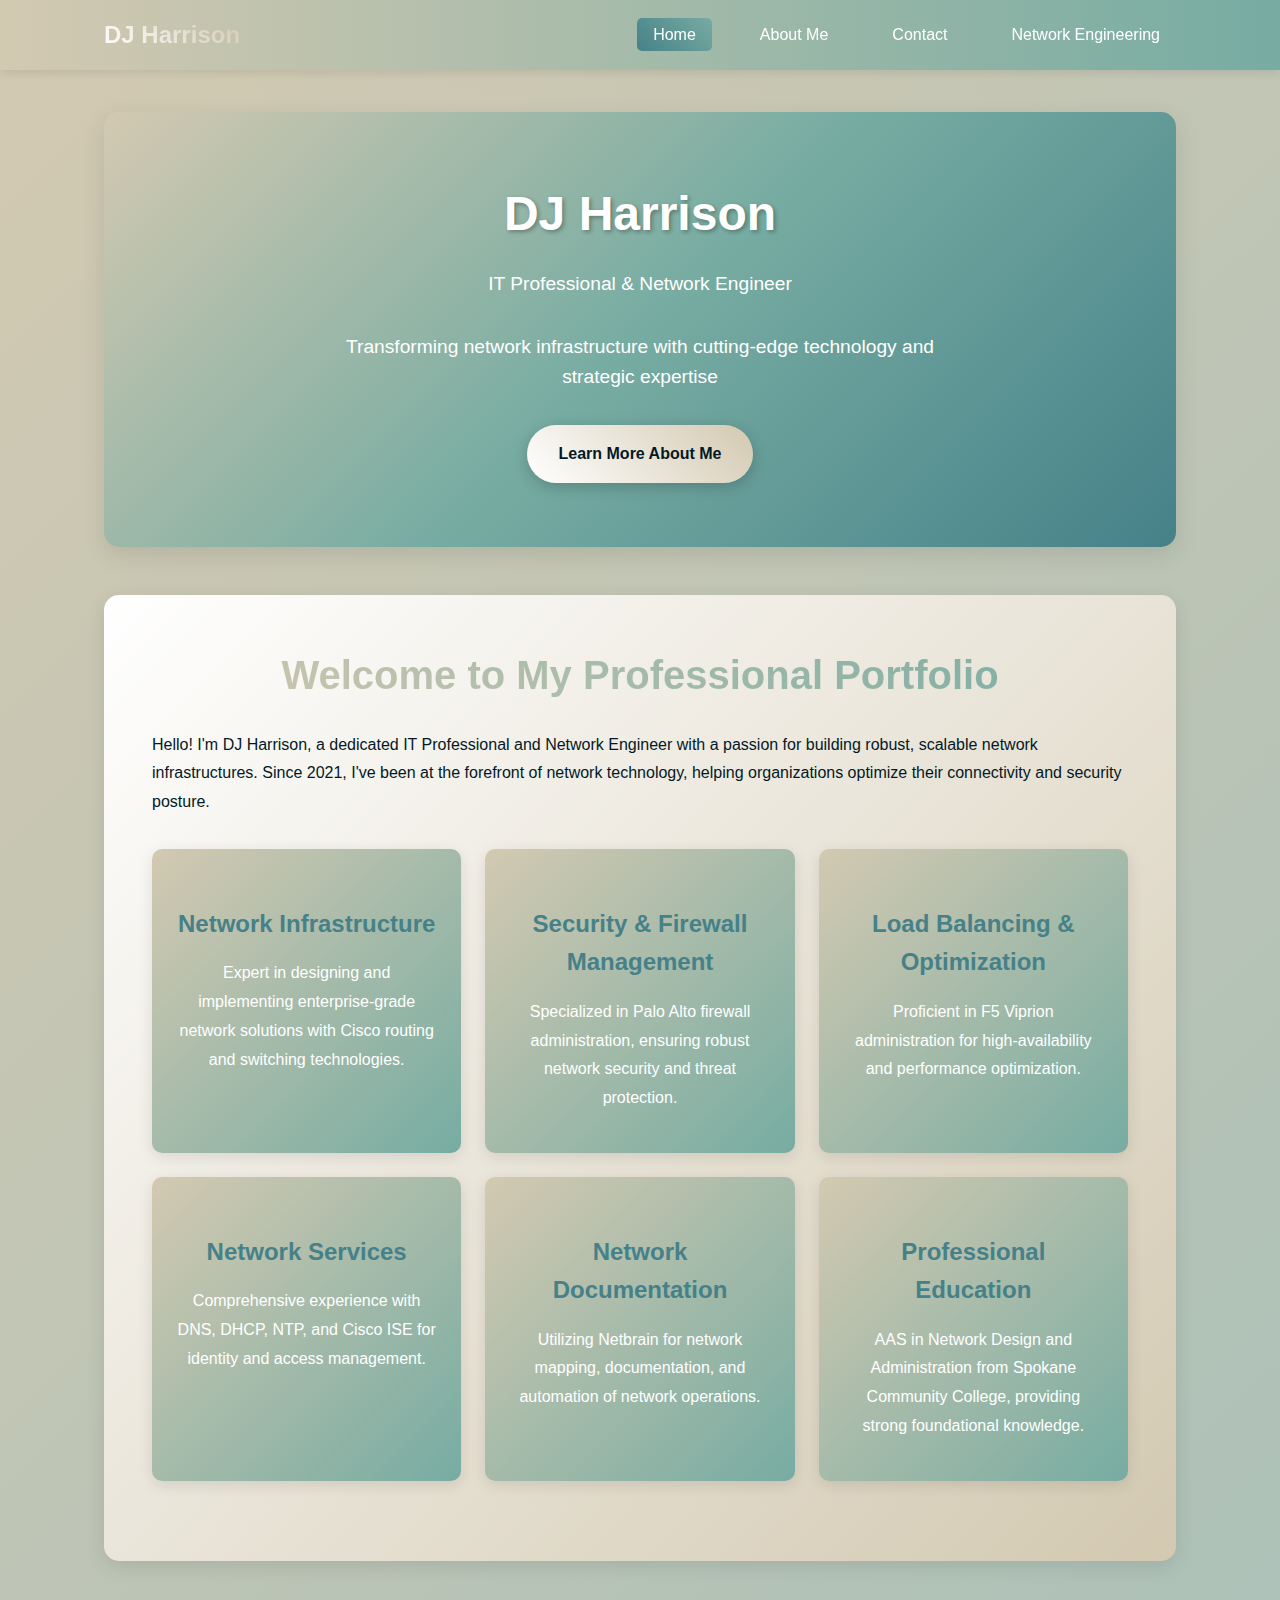
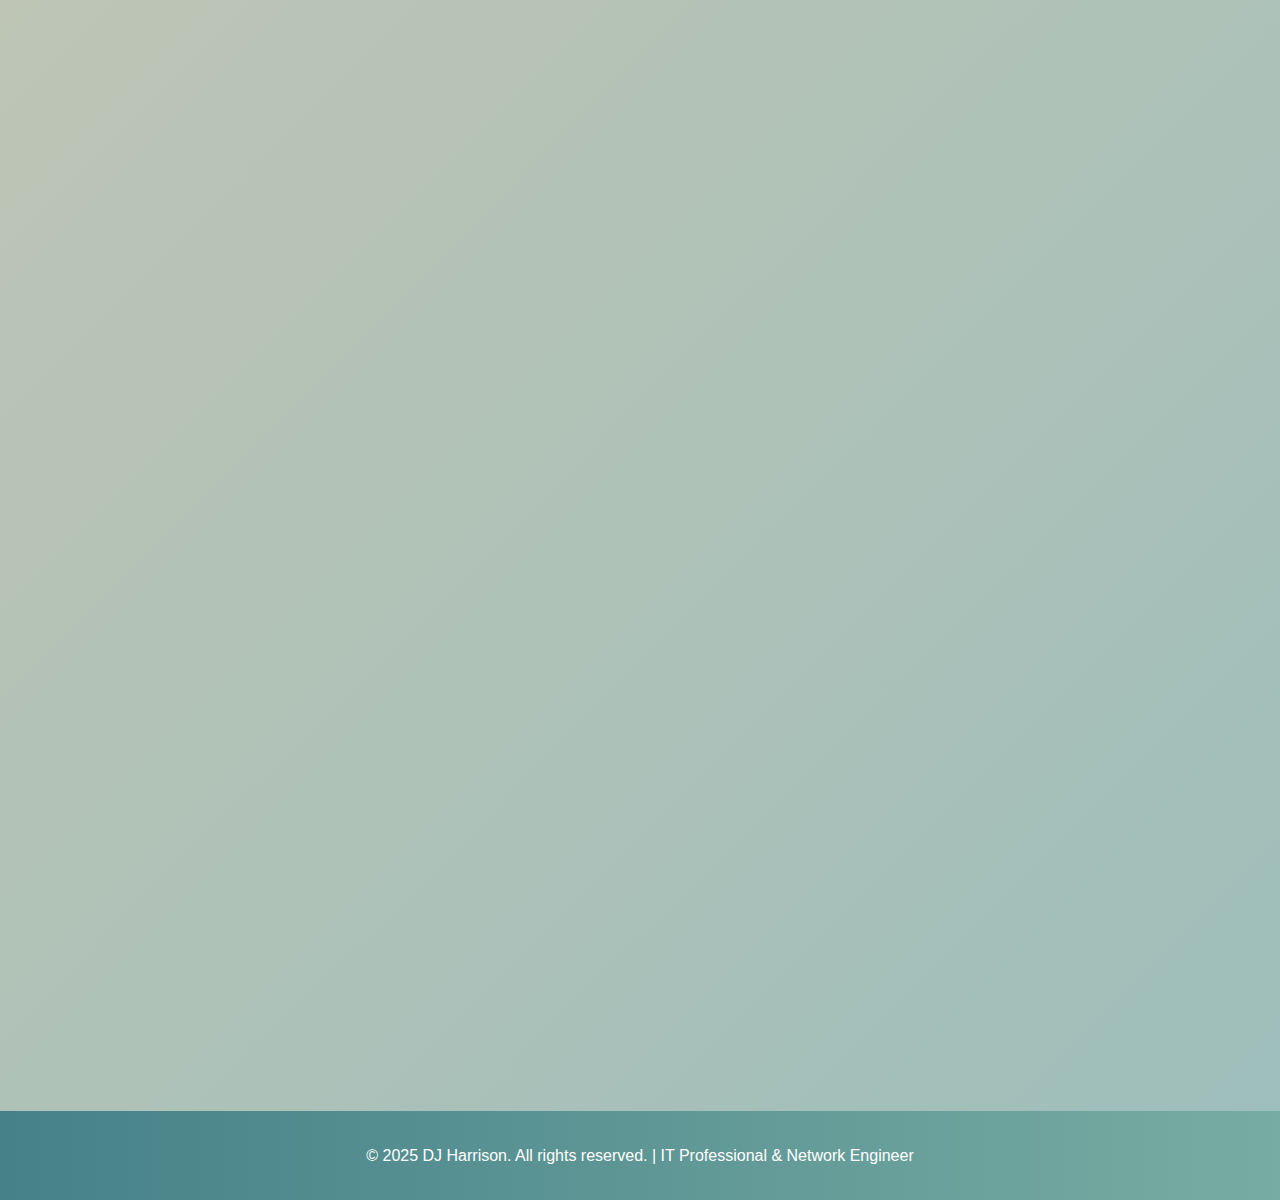
<file: index.html>
<!DOCTYPE html>
<html lang="en">
<head>
    <meta charset="UTF-8">
    <meta name="viewport" content="width=device-width, initial-scale=1.0">
    <title>DJ Harrison - IT Professional & Network Engineer</title>
    <meta name="description" content="DJ Harrison - Professional IT specialist and Network Engineer with expertise in Cisco, Palo Alto, F5 technologies and network infrastructure.">
    <link rel="stylesheet" href="css/styles.css">
    <link rel="preconnect" href="https://fonts.googleapis.com">
    <link rel="preconnect" href="https://fonts.gstatic.com" crossorigin>
</head>
<body>
    <header>
        <nav>
            <a href="index.html" class="logo">DJ Harrison</a>
            <ul class="nav-links">
                <li><a href="index.html">Home</a></li>
                <li><a href="about.html">About Me</a></li>
                <li><a href="contact.html">Contact</a></li>
                <li><a href="network_engineer.html">Network Engineering</a></li>
            </ul>
            <div class="hamburger">
                <span></span>
                <span></span>
                <span></span>
            </div>
        </nav>
    </header>

    <main>
        <section class="hero">
            <h1>DJ Harrison</h1>
            <p>IT Professional & Network Engineer</p>
            <p>Transforming network infrastructure with cutting-edge technology and strategic expertise</p>
            <a href="about.html" class="cta-button">Learn More About Me</a>
        </section>

        <section class="content-section">
            <h2>Welcome to My Professional Portfolio</h2>
            <p>
                Hello! I'm DJ Harrison, a dedicated IT Professional and Network Engineer with a passion for 
                building robust, scalable network infrastructures. Since 2021, I've been at the forefront of 
                network technology, helping organizations optimize their connectivity and security posture.
            </p>
            
            <div class="skills-grid">
                <div class="skill-item">
                    <h3>Network Infrastructure</h3>
                    <p>Expert in designing and implementing enterprise-grade network solutions with Cisco routing and switching technologies.</p>
                </div>
                <div class="skill-item">
                    <h3>Security & Firewall Management</h3>
                    <p>Specialized in Palo Alto firewall administration, ensuring robust network security and threat protection.</p>
                </div>
                <div class="skill-item">
                    <h3>Load Balancing & Optimization</h3>
                    <p>Proficient in F5 Viprion administration for high-availability and performance optimization.</p>
                </div>
                <div class="skill-item">
                    <h3>Network Services</h3>
                    <p>Comprehensive experience with DNS, DHCP, NTP, and Cisco ISE for identity and access management.</p>
                </div>
                <div class="skill-item">
                    <h3>Network Documentation</h3>
                    <p>Utilizing Netbrain for network mapping, documentation, and automation of network operations.</p>
                </div>
                <div class="skill-item">
                    <h3>Professional Education</h3>
                    <p>AAS in Network Design and Administration from Spokane Community College, providing strong foundational knowledge.</p>
                </div>
            </div>
        </section>

        <section class="content-section">
            <h2>What I Bring to the Table</h2>
            
            <h3>Technical Excellence</h3>
            <p>
                My expertise spans across multiple domains of network engineering, from fundamental routing and 
                switching to advanced security implementations. I specialize in creating resilient network 
                architectures that can adapt to evolving business needs while maintaining the highest standards 
                of security and performance.
            </p>

            <h3>Problem-Solving Approach</h3>
            <p>
                Every network challenge is an opportunity to innovate. I approach complex networking problems 
                with a methodical mindset, leveraging both theoretical knowledge and practical experience to 
                deliver solutions that are not just functional, but elegant and scalable.
            </p>

            <h3>Continuous Learning</h3>
            <p>
                The technology landscape is constantly evolving, and I'm committed to staying at the cutting edge. 
                My foundation from Spokane Community College continues to grow through hands-on experience, 
                vendor training, and industry best practices.
            </p>
        </section>

        <section class="content-section">
            <h2>Ready to Connect?</h2>
            <p style="text-align: center; font-size: 1.1rem; margin-bottom: 2rem;">
                Whether you're looking to collaborate on network infrastructure projects, discuss emerging 
                technologies, or explore professional opportunities, I'd love to hear from you.
            </p>
            
            <div style="text-align: center;">
                <a href="contact.html" class="cta-button">Get In Touch</a>
                <a href="about.html" class="cta-button" style="margin-left: 1rem;">View My Background</a>
            </div>
        </section>
    </main>

    <footer>
        <p>&copy; 2025 DJ Harrison. All rights reserved. | IT Professional & Network Engineer</p>
    </footer>

    <script src="js/scripts.js"></script>
</body>
</html>
</file>
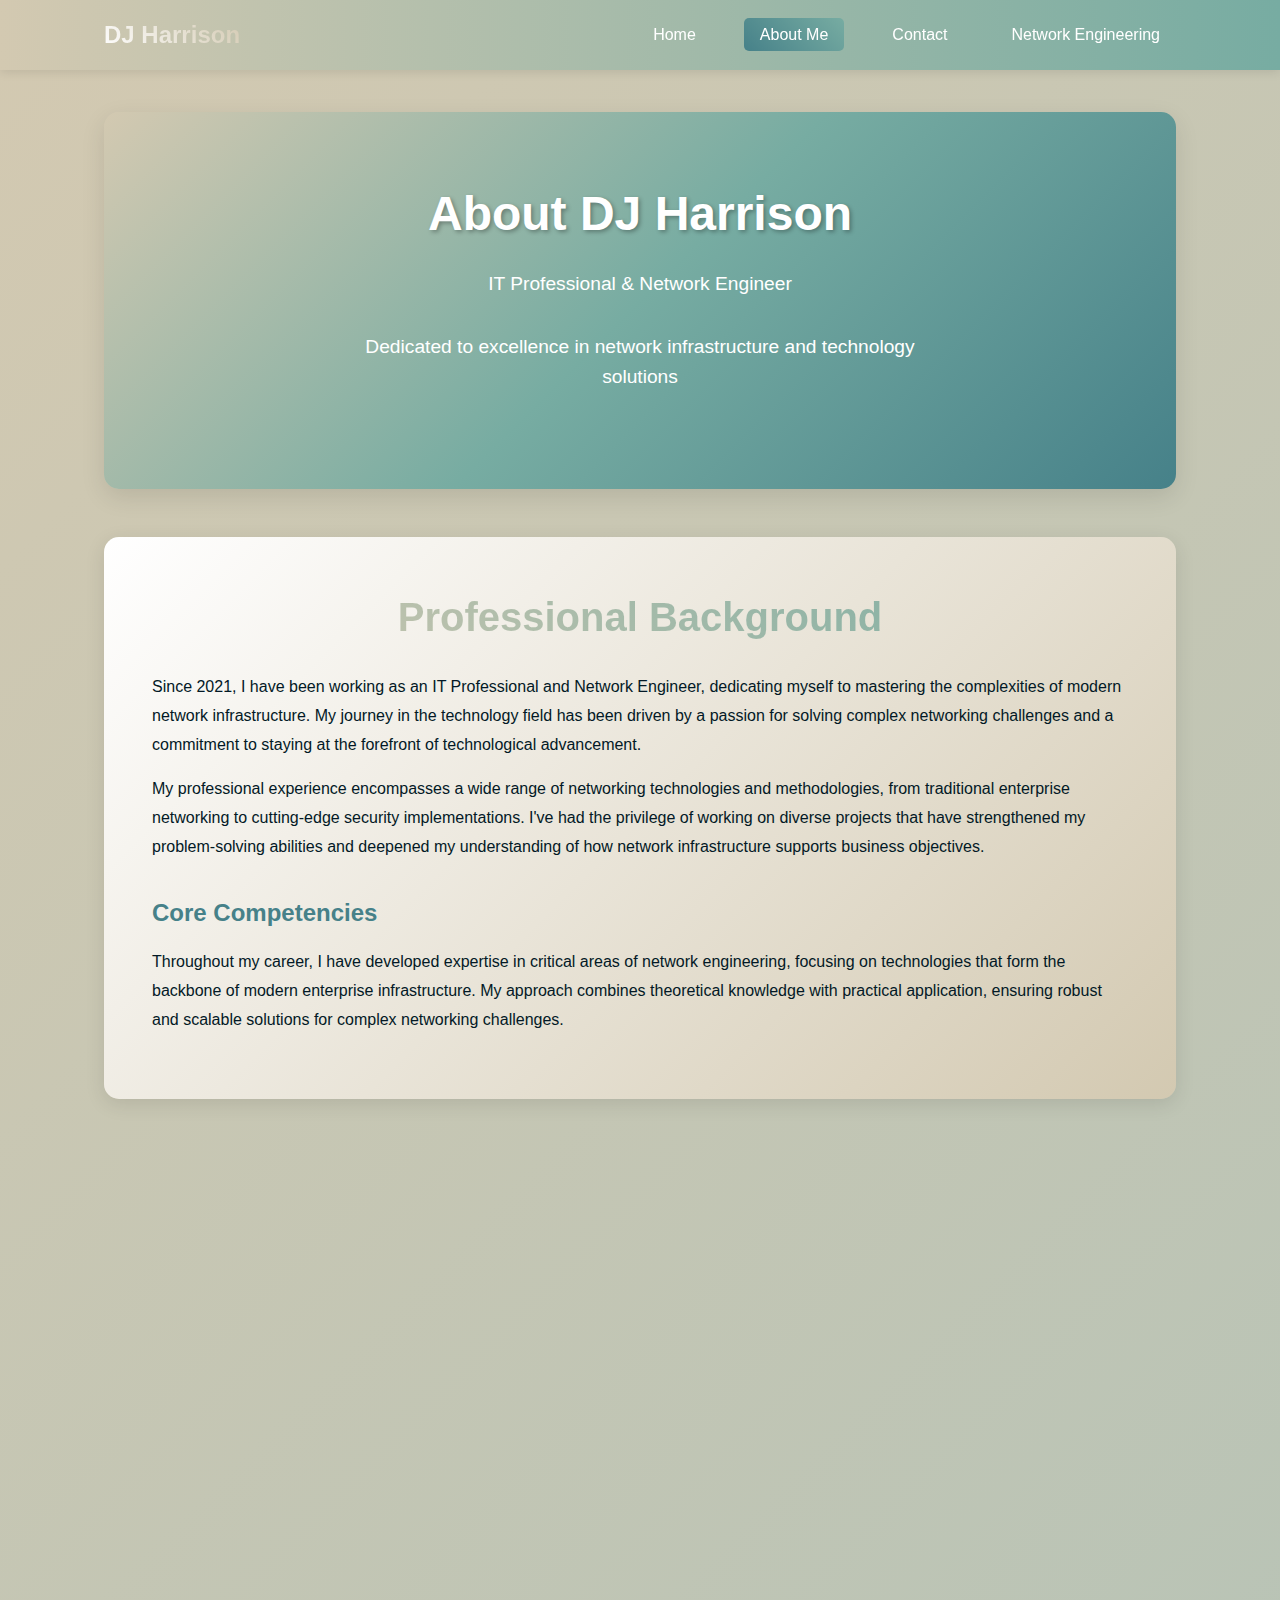
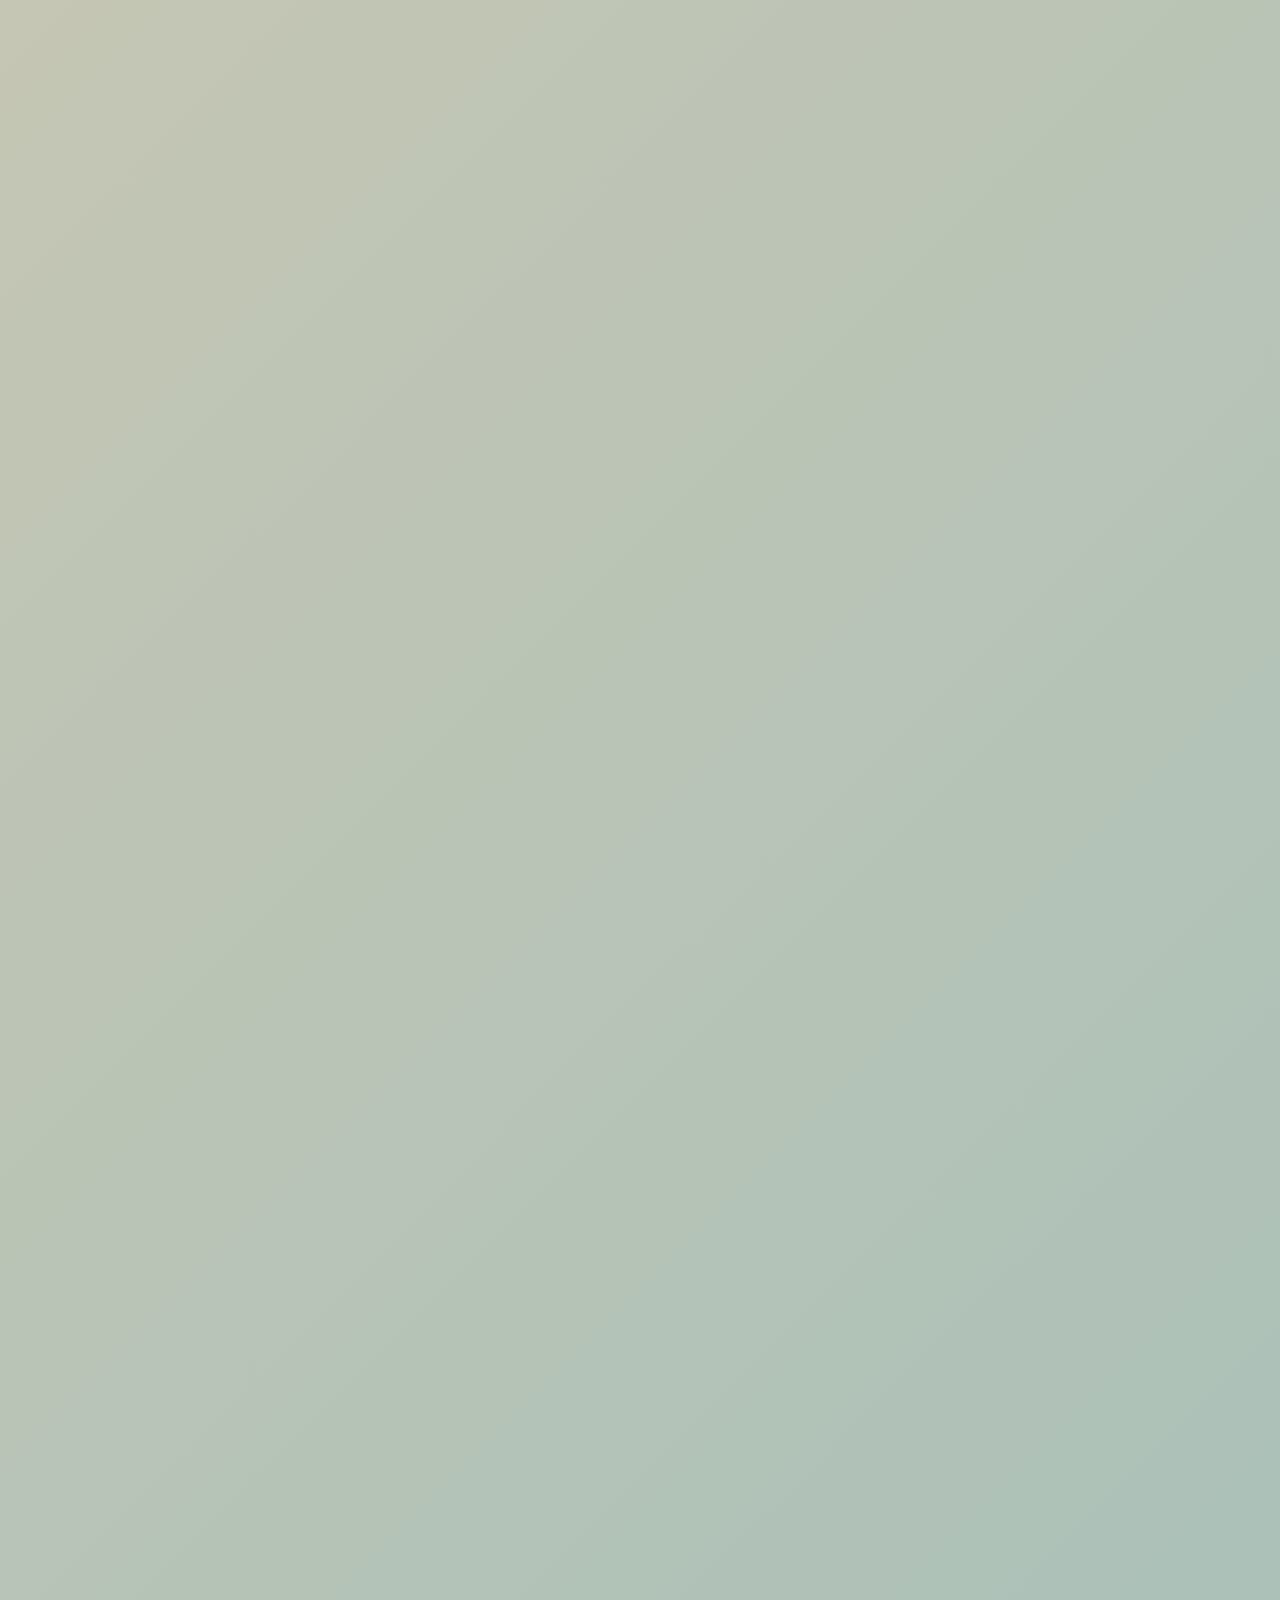
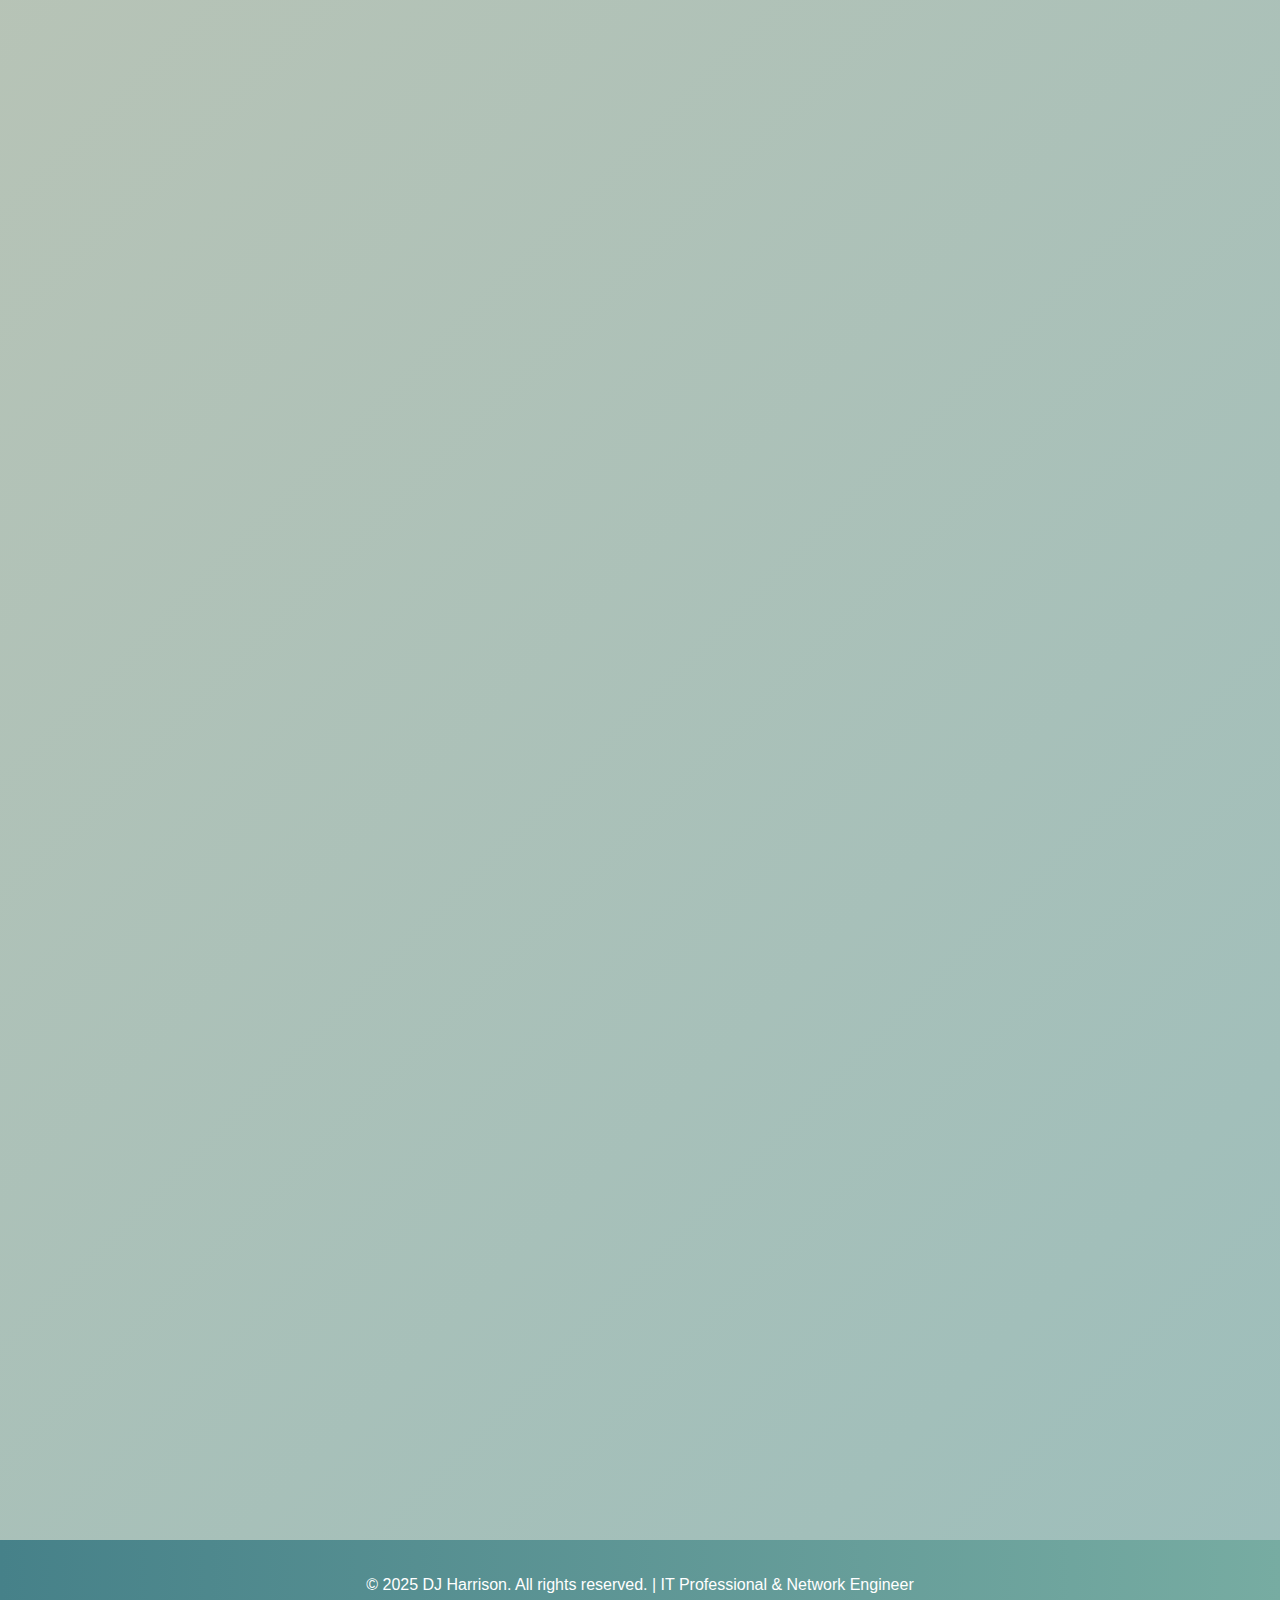
<file: about.html>
<!DOCTYPE html>
<html lang="en">
<head>
    <meta charset="UTF-8">
    <meta name="viewport" content="width=device-width, initial-scale=1.0">
    <title>About Me - DJ Harrison | IT Professional & Network Engineer</title>
    <meta name="description" content="Learn about DJ Harrison's background as an IT Professional and Network Engineer since 2021, education from Spokane Community College, and technical expertise.">
    <link rel="stylesheet" href="css/styles.css">
    <link rel="preconnect" href="https://fonts.googleapis.com">
    <link rel="preconnect" href="https://fonts.gstatic.com" crossorigin>
</head>
<body>
    <header>
        <nav>
            <a href="index.html" class="logo">DJ Harrison</a>
            <ul class="nav-links">
                <li><a href="index.html">Home</a></li>
                <li><a href="about.html">About Me</a></li>
                <li><a href="contact.html">Contact</a></li>
                <li><a href="network_engineer.html">Network Engineering</a></li>
            </ul>
            <div class="hamburger">
                <span></span>
                <span></span>
                <span></span>
            </div>
        </nav>
    </header>

    <main>
        <section class="hero">
            <h1>About DJ Harrison</h1>
            <p>IT Professional & Network Engineer</p>
            <p>Dedicated to excellence in network infrastructure and technology solutions</p>
        </section>

        <section class="content-section">
            <h2>Professional Background</h2>
            <p>
                Since 2021, I have been working as an IT Professional and Network Engineer, dedicating myself 
                to mastering the complexities of modern network infrastructure. My journey in the technology 
                field has been driven by a passion for solving complex networking challenges and a commitment 
                to staying at the forefront of technological advancement.
            </p>
            
            <p>
                My professional experience encompasses a wide range of networking technologies and methodologies, 
                from traditional enterprise networking to cutting-edge security implementations. I've had the 
                privilege of working on diverse projects that have strengthened my problem-solving abilities 
                and deepened my understanding of how network infrastructure supports business objectives.
            </p>

            <h3>Core Competencies</h3>
            <p>
                Throughout my career, I have developed expertise in critical areas of network engineering, 
                focusing on technologies that form the backbone of modern enterprise infrastructure. My 
                approach combines theoretical knowledge with practical application, ensuring robust and 
                scalable solutions for complex networking challenges.
            </p>
        </section>

        <section class="content-section">
            <h2>Educational Foundation</h2>
            
            <div style="background: linear-gradient(135deg, var(--primary-teal), var(--primary-highlight)); padding: 2rem; border-radius: 10px; color: white; margin: 2rem 0;">
                <h3 style="margin-bottom: 1rem;">Associate of Applied Science (AAS)</h3>
                <h4 style="color: var(--primary-bg); margin-bottom: 0.5rem;">Network Design and Administration</h4>
                <p style="color: var(--primary-bg); font-weight: bold;">Spokane Community College</p>
            </div>

            <p>
                My educational journey at Spokane Community College provided me with a solid foundation in 
                network design and administration principles. The comprehensive curriculum covered essential 
                topics including network topology design, protocol analysis, security implementation, and 
                infrastructure management.
            </p>

            <p>
                This formal education equipped me with not only technical skills but also critical thinking 
                abilities and project management competencies that have proven invaluable in my professional 
                career. The hands-on laboratory experiences and real-world case studies prepared me for the 
                challenges I would face in enterprise networking environments.
            </p>
        </section>

        <section class="content-section">
            <h2>Technical Expertise</h2>
            
            <div class="skills-grid">
                <div class="skill-item">
                    <h3>Cisco Routing & Switching</h3>
                    <p>
                        Extensive experience with Cisco networking equipment, including advanced routing 
                        protocols, VLAN configuration, spanning tree protocols, and enterprise-grade 
                        switching solutions. Proficient in both IOS and IOS-XE platforms.
                    </p>
                </div>

                <div class="skill-item">
                    <h3>Palo Alto Firewall Administration</h3>
                    <p>
                        Specialized in Palo Alto Networks firewall management, including security policy 
                        configuration, threat prevention, application control, and advanced security 
                        feature implementation for comprehensive network protection.
                    </p>
                </div>

                <div class="skill-item">
                    <h3>F5 Viprion Administration</h3>
                    <p>
                        Expert in F5 Viprion load balancing solutions, implementing high-availability 
                        configurations, SSL termination, traffic management, and application delivery 
                        optimization for enterprise environments.
                    </p>
                </div>

                <div class="skill-item">
                    <h3>DNS & DHCP Management</h3>
                    <p>
                        Comprehensive knowledge of Domain Name System and Dynamic Host Configuration 
                        Protocol implementation, including advanced DNS configurations, DHCP scope 
                        management, and integration with enterprise directory services.
                    </p>
                </div>

                <div class="skill-item">
                    <h3>Network Time Protocol (NTP)</h3>
                    <p>
                        Proficient in NTP implementation and management across enterprise networks, 
                        ensuring accurate time synchronization for logging, authentication, and 
                        compliance requirements across distributed network infrastructure.
                    </p>
                </div>

                <div class="skill-item">
                    <h3>Cisco ISE (Identity Services Engine)</h3>
                    <p>
                        Advanced experience with Cisco ISE for network access control, including policy 
                        enforcement, guest access management, device profiling, and integration with 
                        enterprise authentication systems.
                    </p>
                </div>

                <div class="skill-item">
                    <h3>Netbrain Network Documentation</h3>
                    <p>
                        Utilizing Netbrain for comprehensive network mapping, automated documentation, 
                        change management, and network troubleshooting to maintain accurate and 
                        up-to-date infrastructure documentation.
                    </p>
                </div>

                <div class="skill-item">
                    <h3>Network Security & Compliance</h3>
                    <p>
                        Strong foundation in network security principles, compliance frameworks, 
                        vulnerability assessment, and security best practices for enterprise network 
                        infrastructure protection and risk mitigation.
                    </p>
                </div>
            </div>
        </section>

        <section class="content-section">
            <h2>Professional Philosophy</h2>
            
            <h3>Continuous Improvement</h3>
            <p>
                I believe that excellence in network engineering requires a commitment to continuous learning 
                and adaptation. The technology landscape evolves rapidly, and staying current with emerging 
                trends, security threats, and innovative solutions is essential for delivering value to 
                organizations and their stakeholders.
            </p>

            <h3>Solution-Oriented Approach</h3>
            <p>
                Every networking challenge presents an opportunity to create elegant, scalable solutions. 
                I approach problems with a methodical mindset, considering not just immediate requirements 
                but also future scalability, maintainability, and alignment with business objectives.
            </p>

            <h3>Collaboration and Communication</h3>
            <p>
                Effective network engineering extends beyond technical implementation. I value clear 
                communication, collaborative problem-solving, and the ability to translate complex 
                technical concepts into business-relevant terms that enable informed decision-making 
                across all organizational levels.
            </p>

            <h3>Quality and Reliability</h3>
            <p>
                Network infrastructure forms the foundation of modern business operations. I am committed 
                to implementing solutions that prioritize reliability, performance, and security while 
                maintaining the flexibility needed to support evolving business requirements and 
                technological advancement.
            </p>
        </section>

        <section class="content-section">
            <h2>Looking Forward</h2>
            <p>
                As I continue to grow in my career as an IT Professional and Network Engineer, I remain 
                focused on expanding my expertise in emerging technologies while strengthening my foundation 
                in proven networking principles. I'm particularly interested in software-defined networking, 
                cloud integration, automation, and the evolving landscape of cybersecurity.
            </p>

            <p>
                I'm always open to new challenges, collaborative opportunities, and the chance to contribute 
                to innovative projects that push the boundaries of what's possible in network engineering. 
                Whether it's optimizing existing infrastructure or designing solutions for emerging 
                requirements, I bring dedication, expertise, and a passion for excellence to every endeavor.
            </p>

            <div style="text-align: center; margin-top: 2rem;">
                <a href="contact.html" class="cta-button">Let's Connect</a>
                <a href="network_engineer.html" class="cta-button" style="margin-left: 1rem;">Learn About Network Engineering</a>
            </div>
        </section>
    </main>

    <footer>
        <p>&copy; 2025 DJ Harrison. All rights reserved. | IT Professional & Network Engineer</p>
    </footer>

    <script src="js/scripts.js"></script>
</body>
</html>
</file>
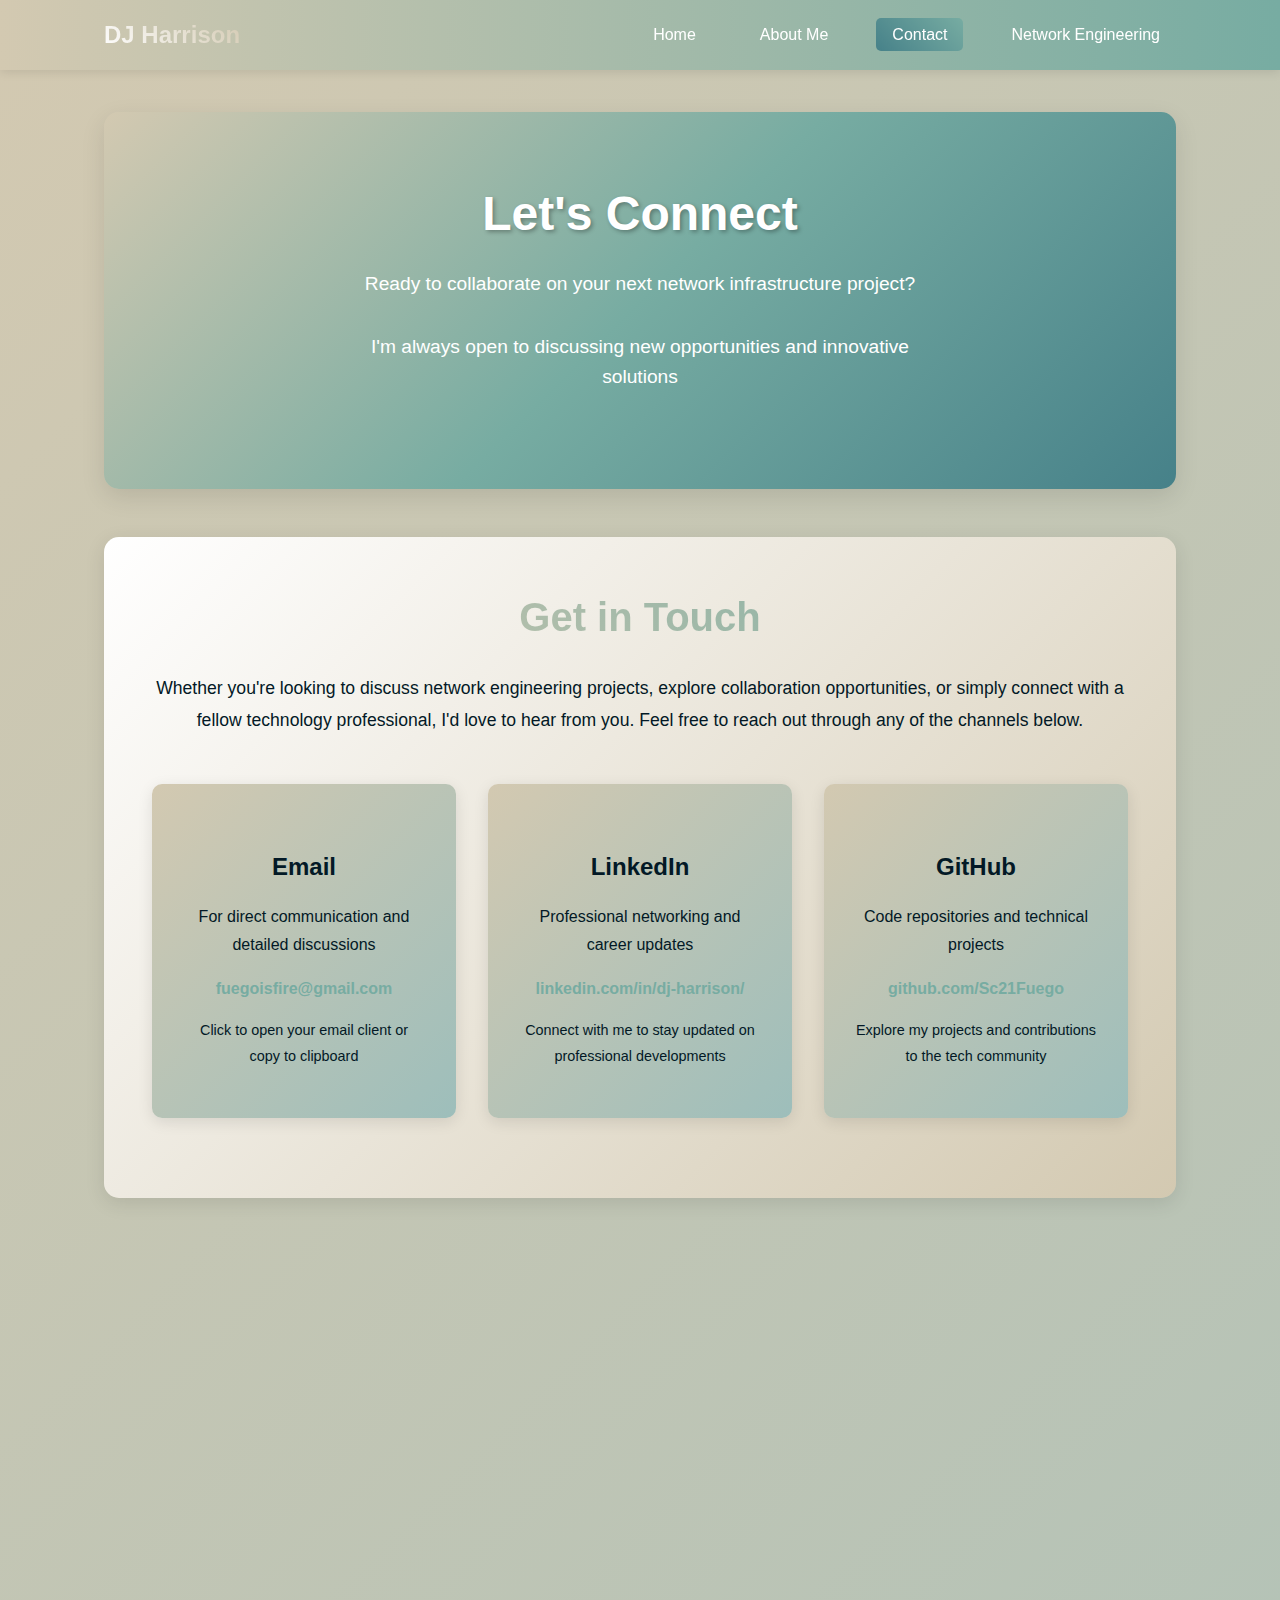
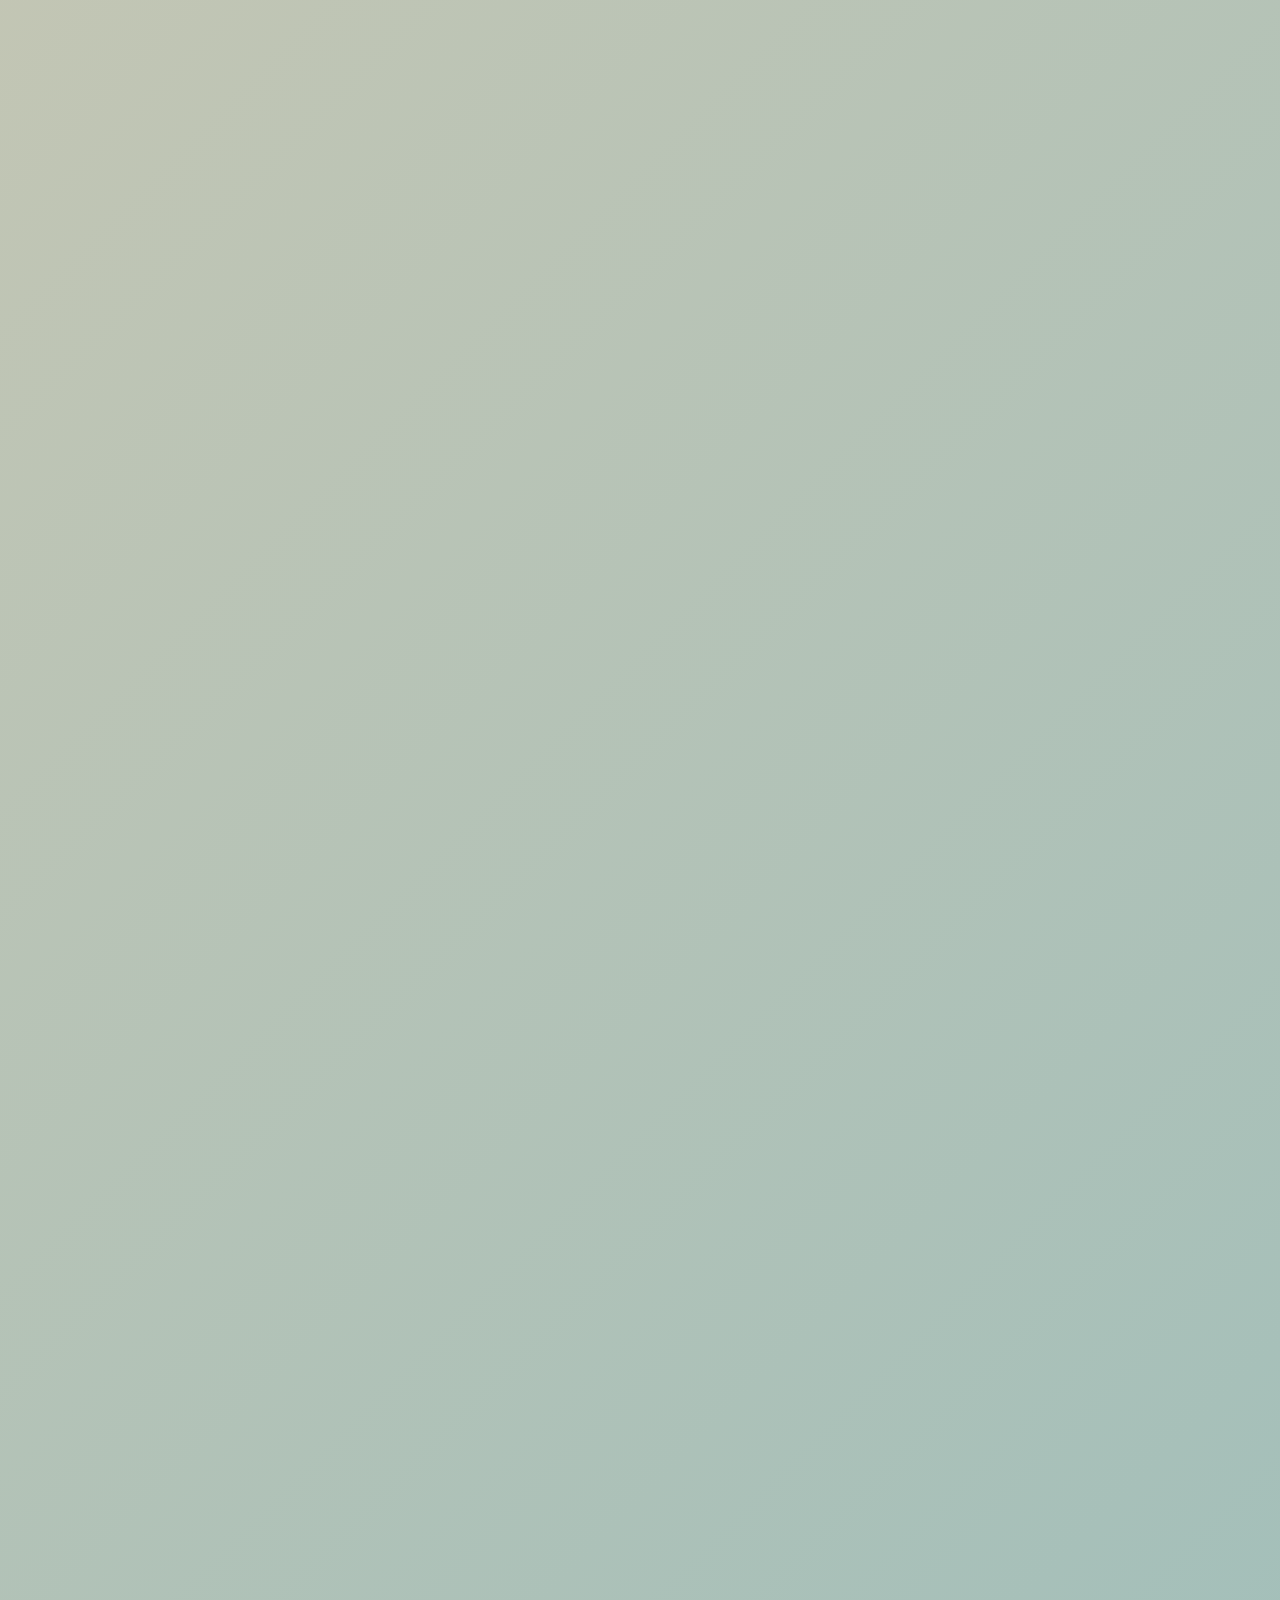
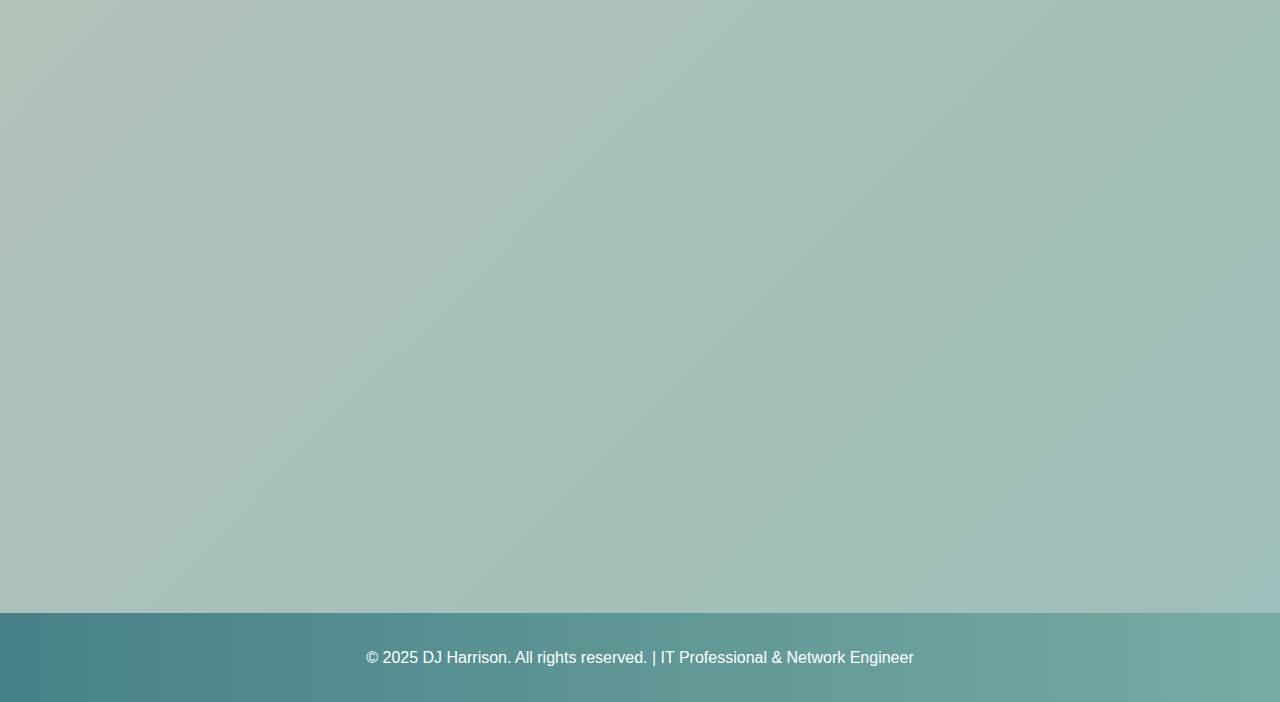
<file: contact.html>
<!DOCTYPE html>
<html lang="en">
<head>
    <meta charset="UTF-8">
    <meta name="viewport" content="width=device-width, initial-scale=1.0">
    <title>Contact - DJ Harrison | IT Professional & Network Engineer</title>
    <meta name="description" content="Get in touch with DJ Harrison - IT Professional and Network Engineer. Connect via GitHub, LinkedIn, or email for collaboration and opportunities.">
    <link rel="stylesheet" href="css/styles.css">
    <link rel="preconnect" href="https://fonts.googleapis.com">
    <link rel="preconnect" href="https://fonts.gstatic.com" crossorigin>
</head>
<body>
    <header>
        <nav>
            <a href="index.html" class="logo">DJ Harrison</a>
            <ul class="nav-links">
                <li><a href="index.html">Home</a></li>
                <li><a href="about.html">About Me</a></li>
                <li><a href="contact.html">Contact</a></li>
                <li><a href="network_engineer.html">Network Engineering</a></li>
            </ul>
            <div class="hamburger">
                <span></span>
                <span></span>
                <span></span>
            </div>
        </nav>
    </header>

    <main>
        <section class="hero">
            <h1>Let's Connect</h1>
            <p>Ready to collaborate on your next network infrastructure project?</p>
            <p>I'm always open to discussing new opportunities and innovative solutions</p>
        </section>

        <section class="content-section">
            <h2>Get in Touch</h2>
            <p style="text-align: center; font-size: 1.1rem; margin-bottom: 3rem;">
                Whether you're looking to discuss network engineering projects, explore collaboration 
                opportunities, or simply connect with a fellow technology professional, I'd love to 
                hear from you. Feel free to reach out through any of the channels below.
            </p>

            <div class="contact-info">
                <div class="contact-item">
                    <h3>Email</h3>
                    <p>For direct communication and detailed discussions</p>
                    <a href="mailto:fuegoisfire@gmail.com">fuegoisfire@gmail.com</a>
                    <p style="margin-top: 1rem; font-size: 0.9rem; color: var(--text-dark);">
                        Click to open your email client or copy to clipboard
                    </p>
                </div>

                <div class="contact-item">
                    <h3>LinkedIn</h3>
                    <p>Professional networking and career updates</p>
                    <a href="https://linkedin.com/in/dj-harrison/" target="_blank" rel="noopener noreferrer">
                        linkedin.com/in/dj-harrison/
                    </a>
                    <p style="margin-top: 1rem; font-size: 0.9rem; color: var(--text-dark);">
                        Connect with me to stay updated on professional developments
                    </p>
                </div>

                <div class="contact-item">
                    <h3>GitHub</h3>
                    <p>Code repositories and technical projects</p>
                    <a href="https://github.com/Sc21Fuego" target="_blank" rel="noopener noreferrer">
                        github.com/Sc21Fuego
                    </a>
                    <p style="margin-top: 1rem; font-size: 0.9rem; color: var(--text-dark);">
                        Explore my projects and contributions to the tech community
                    </p>
                </div>
            </div>
        </section>

        <section class="content-section">
            <h2>What I'm Looking For</h2>
            
            <div class="skills-grid">
                <div class="skill-item">
                    <h3>Collaboration Opportunities</h3>
                    <p>
                        Interested in working together on network infrastructure projects, 
                        security implementations, or technology consulting engagements.
                    </p>
                </div>

                <div class="skill-item">
                    <h3>Technical Discussions</h3>
                    <p>
                        Always excited to discuss emerging technologies, best practices, 
                        and innovative approaches to network engineering challenges.
                    </p>
                </div>

                <div class="skill-item">
                    <h3>Professional Opportunities</h3>
                    <p>
                        Open to exploring new career opportunities that leverage my expertise 
                        in network engineering and IT infrastructure management.
                    </p>
                </div>

                <div class="skill-item">
                    <h3>Knowledge Sharing</h3>
                    <p>
                        Passionate about sharing knowledge and learning from others in the 
                        network engineering and cybersecurity communities.
                    </p>
                </div>
            </div>
        </section>

        <section class="content-section">
            <h2>Professional Availability</h2>
            
            <h3>Response Time</h3>
            <p>
                I strive to respond to all professional inquiries within 24-48 hours during business days. 
                For urgent matters or time-sensitive projects, please indicate the priority level in your 
                initial message, and I'll do my best to accommodate your timeline.
            </p>

            <h3>Consultation Services</h3>
            <p>
                Available for network infrastructure consulting, security assessments, technology 
                planning, and project collaboration. I enjoy working on challenging projects that 
                require innovative solutions and strategic thinking.
            </p>

            <h3>Speaking and Presentations</h3>
            <p>
                Interested in speaking opportunities at technology conferences, user groups, or 
                educational institutions about network engineering, cybersecurity, or IT infrastructure 
                best practices. Please reach out if you're organizing an event where my expertise 
                might be valuable.
            </p>
        </section>

        <section class="content-section">
            <h2>Connect With Me</h2>
            <p style="text-align: center; font-size: 1.1rem; margin-bottom: 2rem;">
                Ready to start a conversation? Choose your preferred method of communication below, 
                and let's explore how we can work together to achieve your technology goals.
            </p>
            
            <div style="text-align: center; margin-bottom: 2rem;">
                <a href="mailto:fuegoisfire@gmail.com" class="cta-button">Send Email</a>
                <a href="https://linkedin.com/in/dj-harrison/" target="_blank" rel="noopener noreferrer" class="cta-button" style="margin-left: 1rem;">View LinkedIn</a>
            </div>

            <div style="text-align: center;">
                <a href="https://github.com/Sc21Fuego" target="_blank" rel="noopener noreferrer" class="cta-button">Explore GitHub</a>
                <a href="about.html" class="cta-button" style="margin-left: 1rem;">Learn More About Me</a>
            </div>
        </section>

        <section class="content-section" style="background: linear-gradient(135deg, var(--primary-teal), var(--primary-highlight)); color: white;">
            <h2 style="color: white;">Professional Network</h2>
            <p style="text-align: center; margin-bottom: 2rem;">
                Building meaningful professional relationships is at the heart of successful technology 
                collaboration. I value connections that foster mutual growth, knowledge sharing, and 
                innovative problem-solving in the network engineering field.
            </p>
            
            <div style="display: grid; grid-template-columns: repeat(auto-fit, minmax(250px, 1fr)); gap: 2rem;">
                <div style="text-align: center; padding: 1rem;">
                    <h3 style="color: var(--primary-bg); margin-bottom: 1rem;">🌐 Network Engineers</h3>
                    <p style="color: var(--primary-bg);">
                        Fellow professionals working on enterprise infrastructure, 
                        security implementation, and network optimization.
                    </p>
                </div>
                
                <div style="text-align: center; padding: 1rem;">
                    <h3 style="color: var(--primary-bg); margin-bottom: 1rem;">🏢 Technology Leaders</h3>
                    <p style="color: var(--primary-bg);">
                        CTOs, IT Directors, and technology decision-makers 
                        focused on strategic infrastructure planning.
                    </p>
                </div>
                
                <div style="text-align: center; padding: 1rem;">
                    <h3 style="color: var(--primary-bg); margin-bottom: 1rem;">🎓 Industry Mentors</h3>
                    <p style="color: var(--primary-bg);">
                        Experienced professionals who share knowledge and 
                        guide the next generation of network engineers.
                    </p>
                </div>
            </div>
        </section>
    </main>

    <footer>
        <p>&copy; 2025 DJ Harrison. All rights reserved. | IT Professional & Network Engineer</p>
    </footer>

    <script src="js/scripts.js"></script>
</body>
</html>
</file>
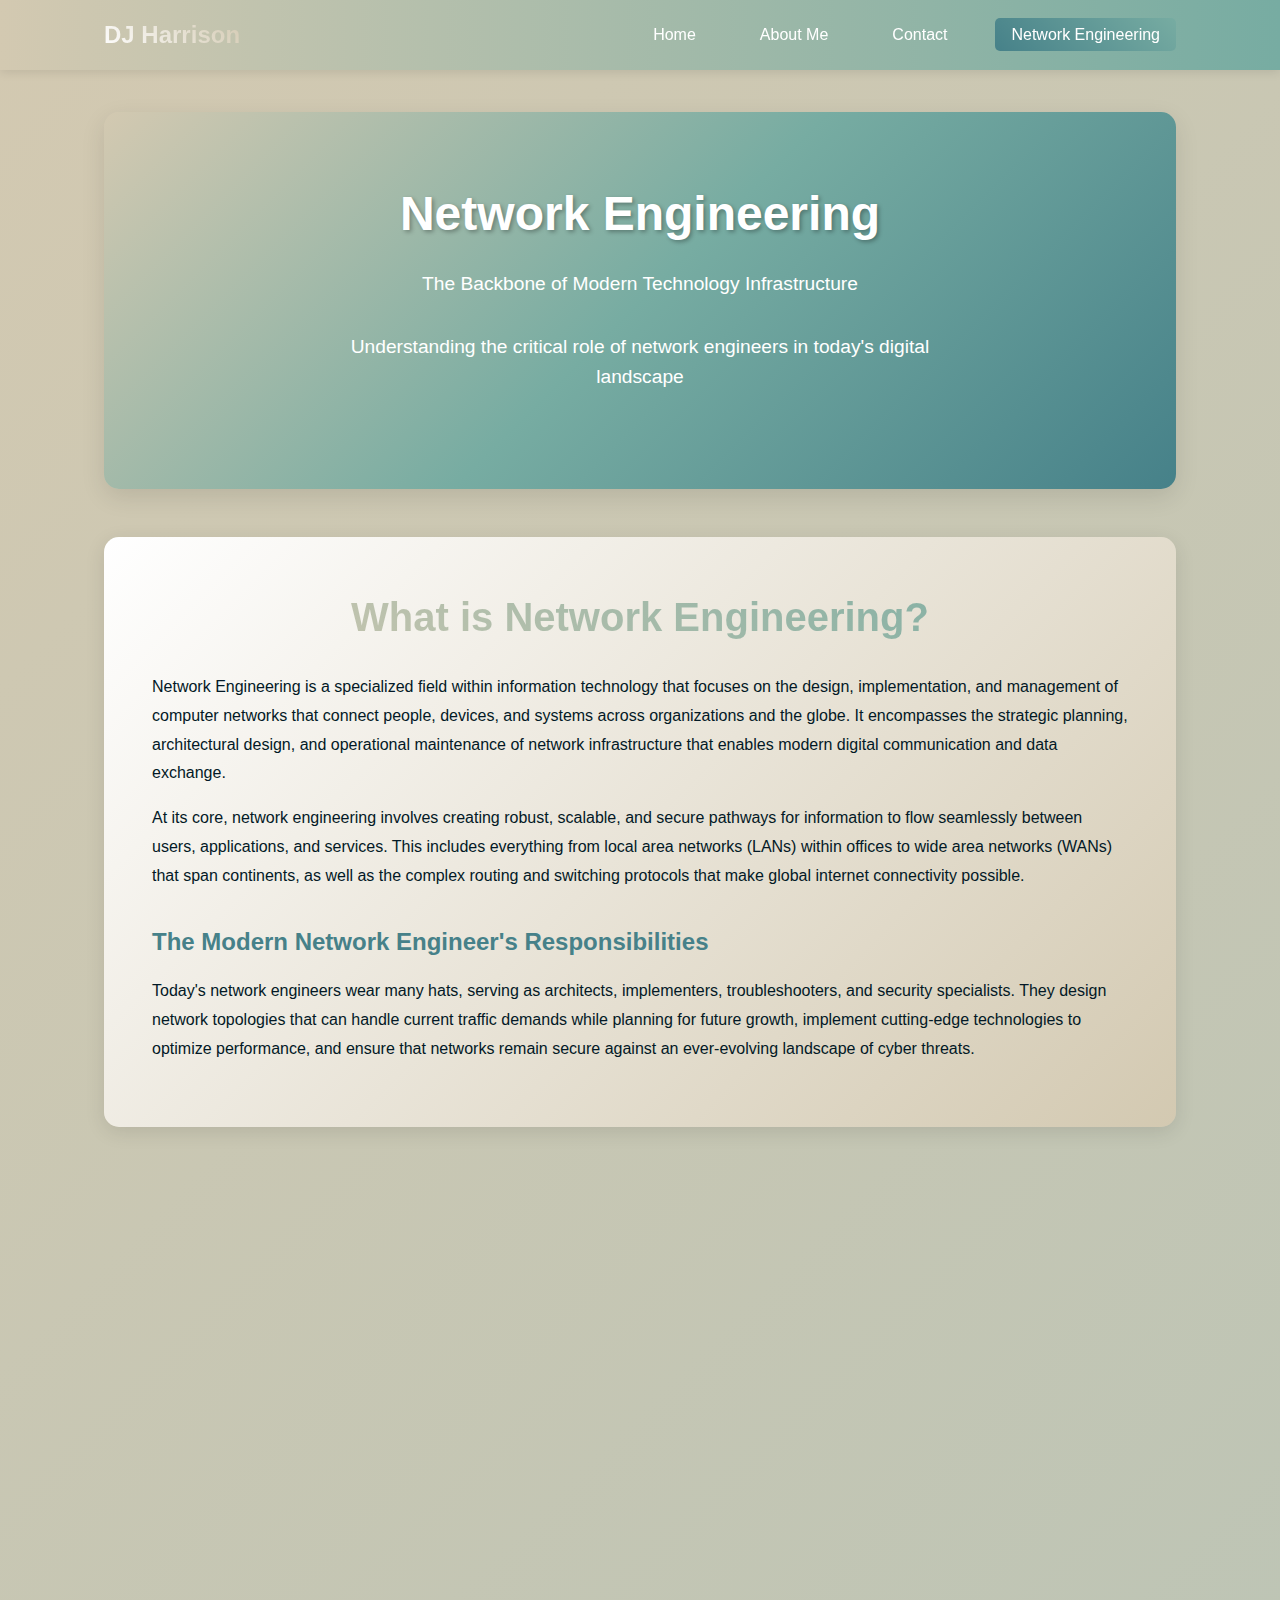
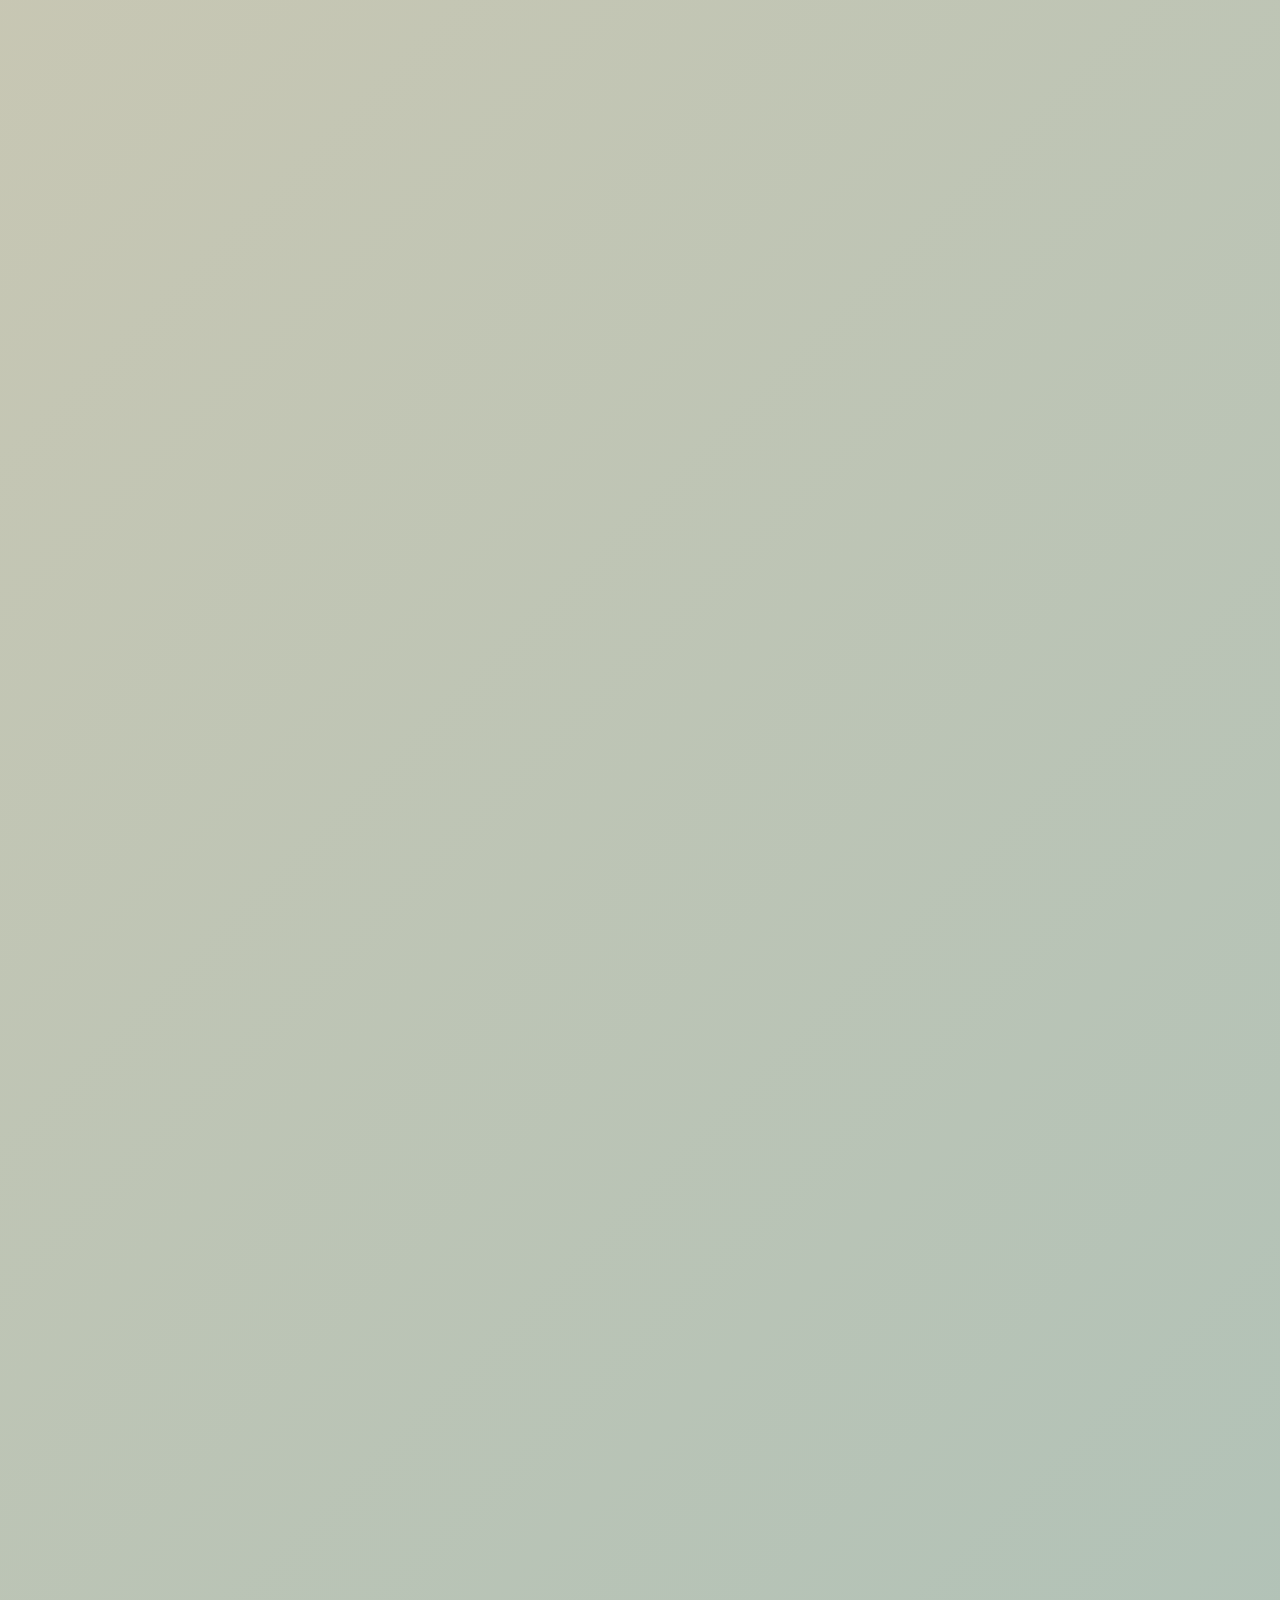
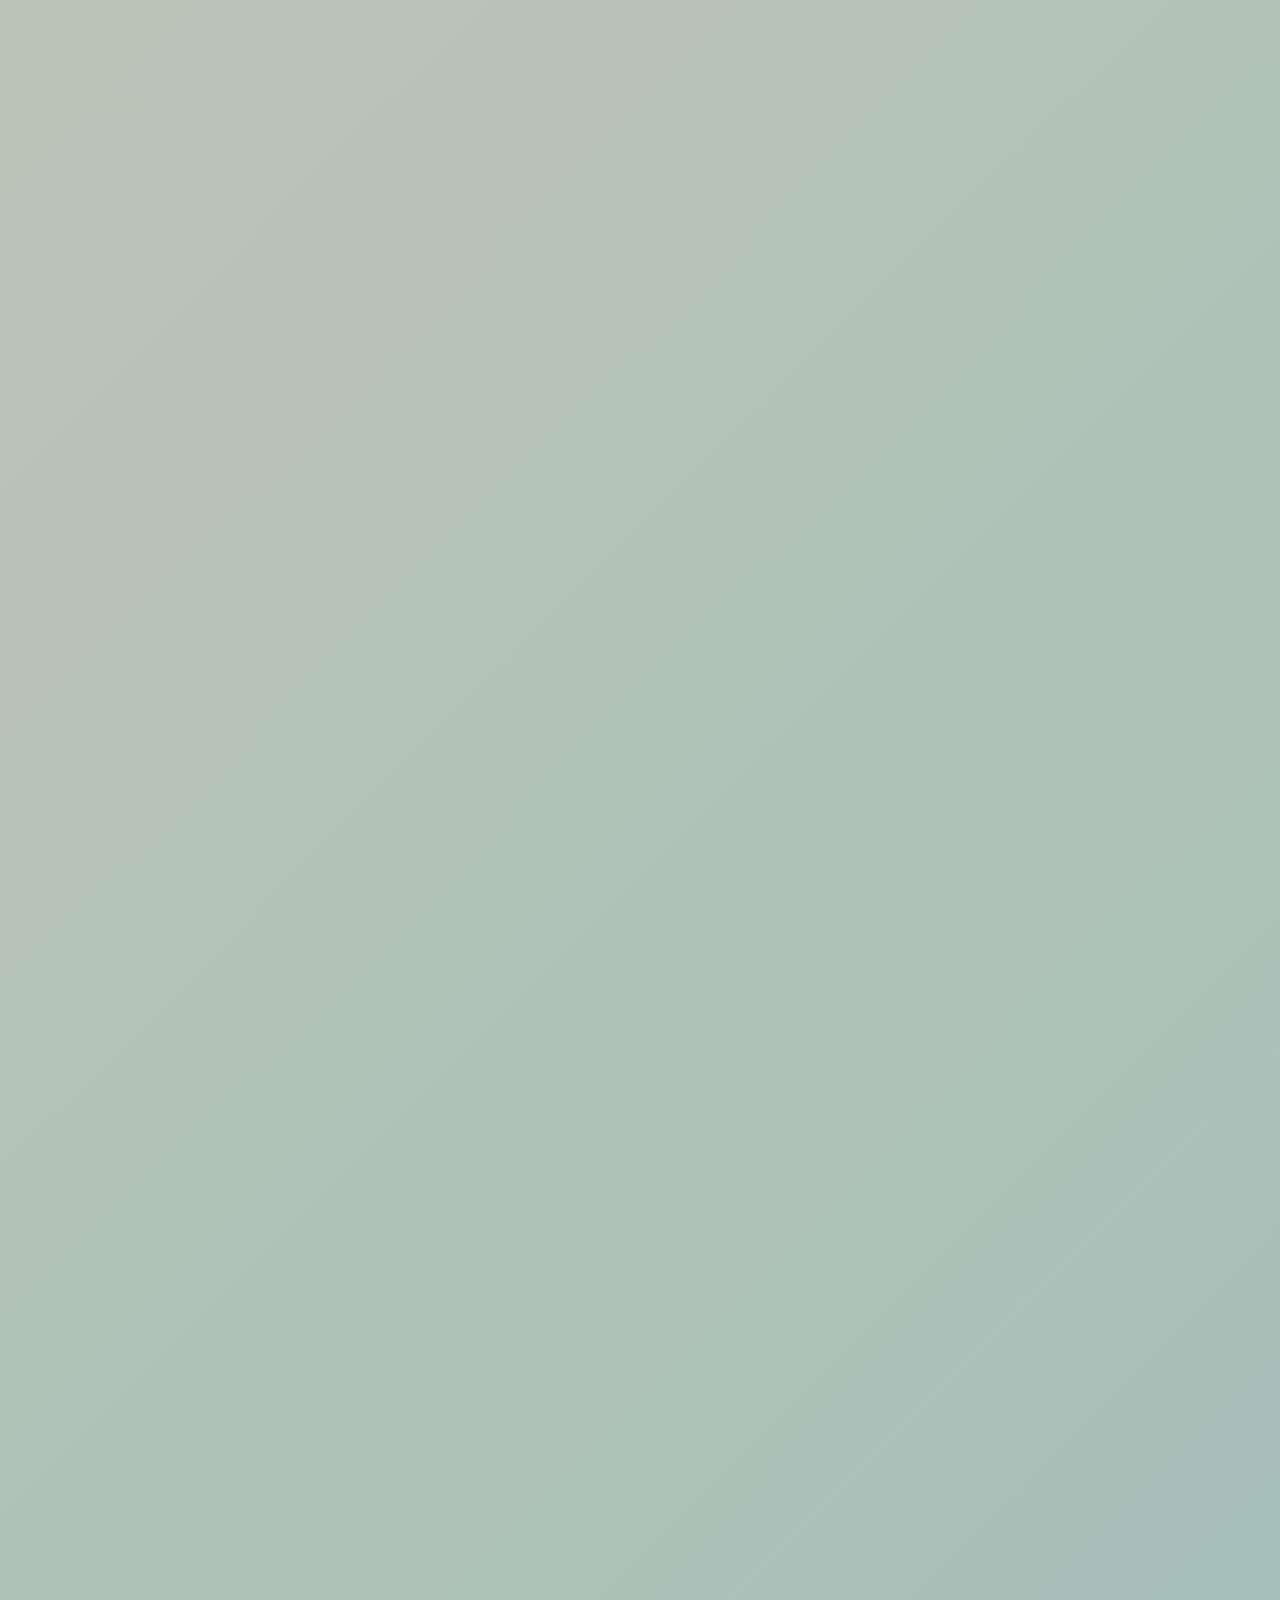
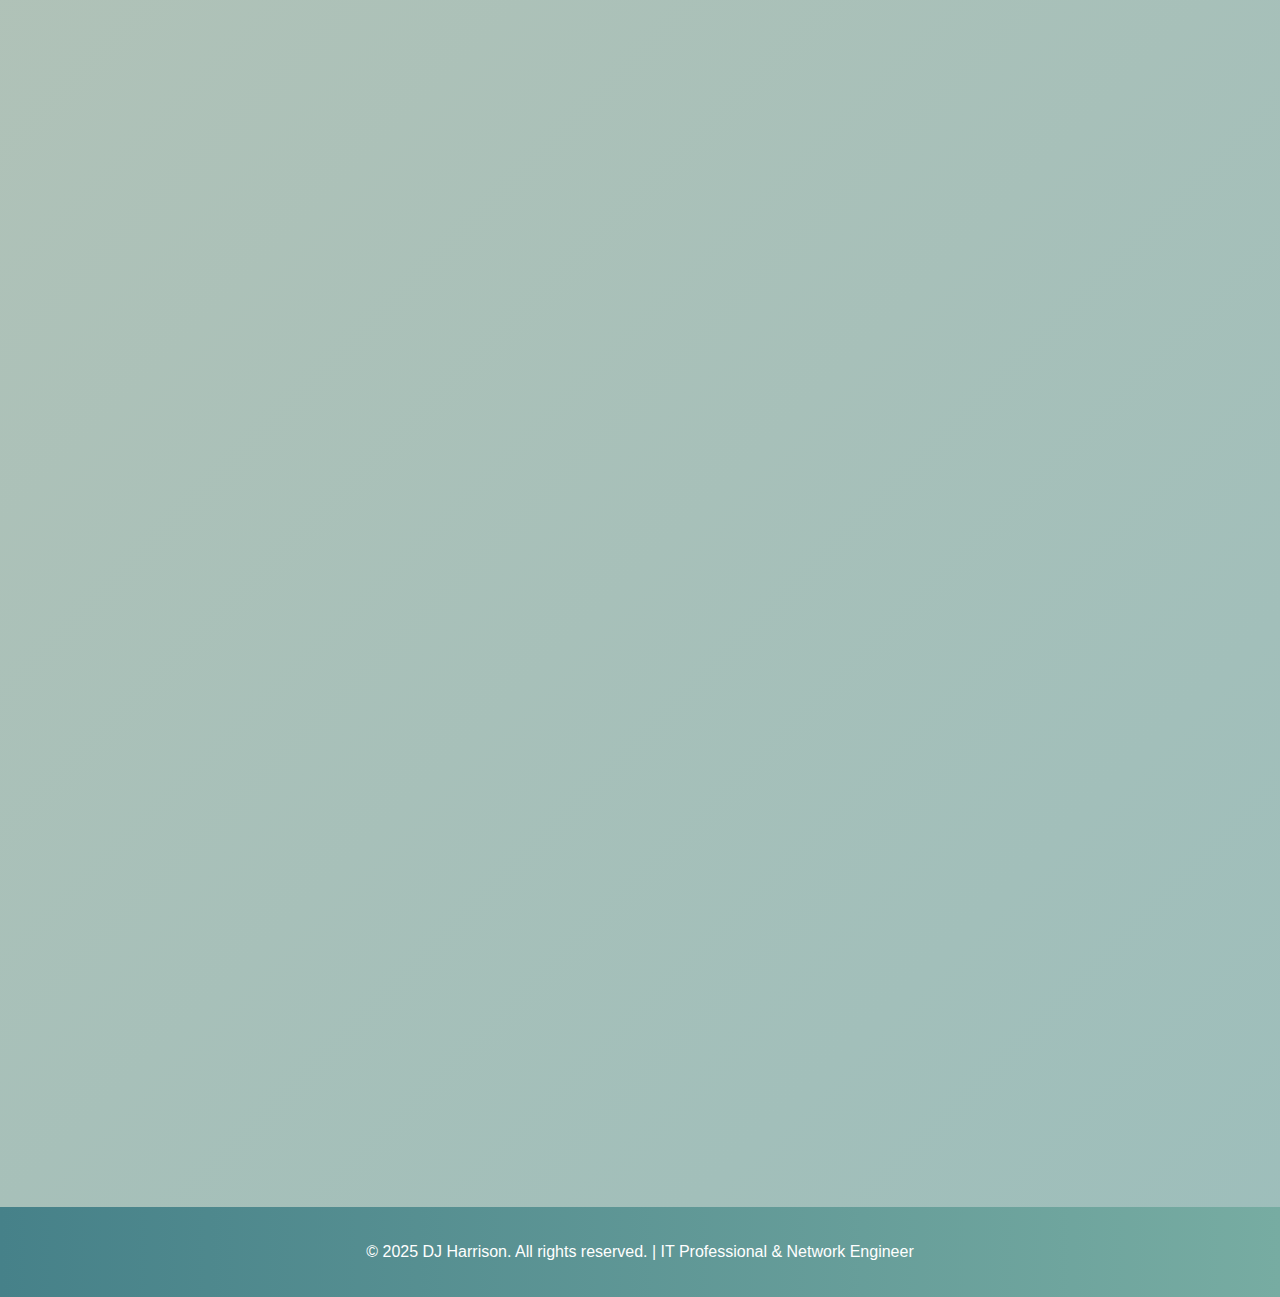
<file: network_engineer.html>
<!DOCTYPE html>
<html lang="en">
<head>
    <meta charset="UTF-8">
    <meta name="viewport" content="width=device-width, initial-scale=1.0">
    <title>Network Engineering - DJ Harrison | Understanding the Modern Tech Industry Role</title>
    <meta name="description" content="Explore the field of Network Engineering with DJ Harrison. Learn about this critical profession and its essential role in the modern technology industry.">
    <link rel="stylesheet" href="css/styles.css">
    <link rel="preconnect" href="https://fonts.googleapis.com">
    <link rel="preconnect" href="https://fonts.gstatic.com" crossorigin>
</head>
<body>
    <header>
        <nav>
            <a href="index.html" class="logo">DJ Harrison</a>
            <ul class="nav-links">
                <li><a href="index.html">Home</a></li>
                <li><a href="about.html">About Me</a></li>
                <li><a href="contact.html">Contact</a></li>
                <li><a href="network_engineer.html">Network Engineering</a></li>
            </ul>
            <div class="hamburger">
                <span></span>
                <span></span>
                <span></span>
            </div>
        </nav>
    </header>

    <main>
        <section class="hero">
            <h1>Network Engineering</h1>
            <p>The Backbone of Modern Technology Infrastructure</p>
            <p>Understanding the critical role of network engineers in today's digital landscape</p>
        </section>

        <section class="content-section">
            <h2>What is Network Engineering?</h2>
            <p>
                Network Engineering is a specialized field within information technology that focuses on the 
                design, implementation, and management of computer networks that connect people, devices, 
                and systems across organizations and the globe. It encompasses the strategic planning, 
                architectural design, and operational maintenance of network infrastructure that enables 
                modern digital communication and data exchange.
            </p>
            
            <p>
                At its core, network engineering involves creating robust, scalable, and secure pathways 
                for information to flow seamlessly between users, applications, and services. This includes 
                everything from local area networks (LANs) within offices to wide area networks (WANs) 
                that span continents, as well as the complex routing and switching protocols that make 
                global internet connectivity possible.
            </p>

            <h3>The Modern Network Engineer's Responsibilities</h3>
            <p>
                Today's network engineers wear many hats, serving as architects, implementers, troubleshooters, 
                and security specialists. They design network topologies that can handle current traffic 
                demands while planning for future growth, implement cutting-edge technologies to optimize 
                performance, and ensure that networks remain secure against an ever-evolving landscape of 
                cyber threats.
            </p>
        </section>

        <section class="content-section">
            <h2>Network Engineering in the Modern Tech Industry</h2>
            
            <div class="skills-grid">
                <div class="skill-item">
                    <h3>Digital Transformation Enabler</h3>
                    <p>
                        Network engineers are the unsung heroes of digital transformation, creating the 
                        infrastructure that enables cloud adoption, remote work, and digital innovation 
                        across all industries.
                    </p>
                </div>

                <div class="skill-item">
                    <h3>Cybersecurity Foundation</h3>
                    <p>
                        With cyber threats constantly evolving, network engineers implement security 
                        measures at the infrastructure level, creating the first line of defense 
                        against malicious attacks.
                    </p>
                </div>

                <div class="skill-item">
                    <h3>Cloud Integration Specialists</h3>
                    <p>
                        Modern network engineers bridge on-premises infrastructure with cloud services, 
                        designing hybrid solutions that maximize efficiency and minimize complexity.
                    </p>
                </div>

                <div class="skill-item">
                    <h3>Performance Optimization</h3>
                    <p>
                        They ensure that applications and services perform optimally by designing 
                        networks that can handle massive data volumes with minimal latency and 
                        maximum reliability.
                    </p>
                </div>

                <div class="skill-item">
                    <h3>Automation & Innovation</h3>
                    <p>
                        Network engineers are embracing automation and software-defined networking 
                        to create more agile, programmable, and self-healing network infrastructures.
                    </p>
                </div>

                <div class="skill-item">
                    <h3>Business Continuity</h3>
                    <p>
                        They design redundant, fault-tolerant networks that ensure business operations 
                        continue even in the face of equipment failures or unexpected disruptions.
                    </p>
                </div>
            </div>
        </section>

        <section class="content-section">
            <h2>The Critical Role in Today's Technology Landscape</h2>
            
            <h3>Supporting Remote Work Revolution</h3>
            <p>
                The global shift to remote work has placed unprecedented demands on network infrastructure. 
                Network engineers have been at the forefront of enabling this transition, designing VPN 
                solutions, optimizing bandwidth allocation, and ensuring secure connectivity for distributed 
                workforces. Their expertise has been instrumental in maintaining productivity and collaboration 
                across geographic boundaries.
            </p>

            <h3>Enabling Cloud-First Strategies</h3>
            <p>
                As organizations migrate to cloud-first architectures, network engineers play a crucial 
                role in designing hybrid connectivity solutions that seamlessly integrate on-premises 
                infrastructure with public cloud services. They implement technologies like SD-WAN, 
                direct cloud connections, and advanced routing protocols to optimize performance and 
                reduce costs.
            </p>

            <h3>Internet of Things (IoT) Infrastructure</h3>
            <p>
                The explosion of IoT devices across industries requires sophisticated network designs 
                that can handle millions of connected endpoints while maintaining security and performance. 
                Network engineers develop specialized solutions for IoT connectivity, including edge 
                computing integration and massive-scale device management.
            </p>

            <h3>5G and Next-Generation Connectivity</h3>
            <p>
                The rollout of 5G networks represents a fundamental shift in how we think about connectivity. 
                Network engineers are at the cutting edge of implementing ultra-low latency networks that 
                enable everything from autonomous vehicles to augmented reality applications, requiring 
                deep expertise in emerging technologies and protocols.
            </p>
        </section>

        <section class="content-section">
            <h2>Key Technologies and Specializations</h2>
            
            <h3>Traditional Networking Foundations</h3>
            <p>
                While technology evolves rapidly, network engineering still requires a solid foundation 
                in traditional networking concepts. This includes mastery of routing protocols (BGP, OSPF, EIGRP), 
                switching technologies (VLANs, spanning tree, trunking), and network services (DNS, DHCP, NTP). 
                These fundamentals remain critical even as newer technologies are layered on top.
            </p>

            <h3>Security Integration</h3>
            <p>
                Modern network engineers must think like security professionals, implementing defense-in-depth 
                strategies that include firewalls, intrusion detection systems, network access control, and 
                zero-trust architecture principles. Security is no longer an afterthought but an integral 
                part of network design from the ground up.
            </p>

            <h3>Software-Defined Networking (SDN)</h3>
            <p>
                SDN represents a paradigm shift toward programmable networks that can be controlled through 
                software rather than manual configuration. Network engineers are increasingly working with 
                SDN controllers, programmable switches, and network automation tools to create more agile 
                and responsive infrastructure.
            </p>

            <h3>Network Function Virtualization (NFV)</h3>
            <p>
                NFV allows traditional network functions like firewalls, load balancers, and routers to 
                run as software on standard servers. This technology enables more flexible, cost-effective 
                network designs and requires network engineers to understand both networking and 
                virtualization technologies.
            </p>
        </section>

        <section class="content-section">
            <h2>Career Opportunities and Growth</h2>
            
            <h3>Diverse Career Paths</h3>
            <p>
                Network engineering offers numerous career progression opportunities, from specialized 
                technical roles to leadership positions. Engineers can focus on specific technologies 
                (wireless, security, cloud), move into architecture and design roles, or transition 
                into management positions overseeing large network operations teams.
            </p>

            <h3>Industry Demand</h3>
            <p>
                The demand for skilled network engineers continues to grow as organizations recognize 
                the critical importance of reliable, secure network infrastructure. This demand spans 
                across all industries, from traditional enterprises to cutting-edge technology companies, 
                government agencies, and service providers.
            </p>

            <h3>Continuous Learning Environment</h3>
            <p>
                Network engineering is a field that rewards continuous learning and professional development. 
                Vendor certifications (Cisco, Juniper, Palo Alto), industry standards training, and hands-on 
                experience with emerging technologies provide ongoing opportunities for career advancement 
                and increased earning potential.
            </p>
        </section>

        <section class="content-section">
            <h2>The Future of Network Engineering</h2>
            
            <h3>Artificial Intelligence and Machine Learning</h3>
            <p>
                AI and ML are beginning to transform network operations through predictive analytics, 
                automated troubleshooting, and intelligent traffic optimization. Network engineers 
                are learning to work alongside AI systems to create self-healing, self-optimizing networks.
            </p>

            <h3>Edge Computing Integration</h3>
            <p>
                As processing moves closer to end users through edge computing, network engineers are 
                designing distributed architectures that bring computation and data storage closer to 
                where it's needed, reducing latency and improving user experiences.
            </p>

            <h3>Quantum Networking</h3>
            <p>
                Looking toward the future, quantum networking promises to revolutionize secure communications 
                and high-performance computing. Network engineers are beginning to explore quantum key 
                distribution and quantum-safe cryptography implementations.
            </p>

            <div class="skills-grid" style="text-align: center; margin-top: 2rem;">
                    <a href="about.html" class="cta-button">Learn About My Experience</a>
                    <a href="contact.html" class="cta-button">Discuss Network Projects</a>
            </div>
        </section>

        <section class="content-section">
            <h2>Why Network Engineering Matters</h2>
            <p>
                In an increasingly connected world, network engineers serve as the architects of digital 
                civilization. They create the invisible infrastructure that enables everything from video 
                calls with loved ones to global financial transactions, from streaming entertainment to 
                life-saving telemedicine consultations.
            </p>
            
            <p>
                The work of network engineers touches every aspect of modern life, yet often goes unnoticed 
                until something goes wrong. They are the professionals who ensure that when you click send 
                on an email, make an online purchase, or connect to a video conference, the underlying 
                network infrastructure seamlessly delivers that experience.
            </p>

            <p>
                As we move toward an even more connected future with autonomous vehicles, smart cities, 
                and ubiquitous IoT devices, the role of network engineers will only become more critical. 
                They are not just maintaining existing infrastructure but actively shaping the technological 
                foundation upon which our digital future will be built.
            </p>
        </section>
    </main>

    <footer>
        <p>&copy; 2025 DJ Harrison. All rights reserved. | IT Professional & Network Engineer</p>
    </footer>

    <script src="js/scripts.js"></script>
</body>
</html>
</file>
<file: css/styles.css>
/* DJ Harrison Profile Website Styles */

/* Root variables for color palette */
:root {
    --primary-bg: #D3C9B1;
    --secondary-bg: #9DBEBB;
    --primary-highlight: #77ACA2;
    --light-accent: #468189;
    --dark-accent: #031926;
    --text-light: #ffffff;
    --shadow: rgba(0, 0, 0, 0.1);
}

/* Reset and base styles */
* {
    margin: 0;
    padding: 0;
    box-sizing: border-box;
}

body {
    font-family: 'Segoe UI', Tahoma, Geneva, Verdana, sans-serif;
    line-height: 1.6;
    color: var(--dark-accent);
    background: linear-gradient(135deg, var(--primary-bg) 0%, var(--secondary-bg) 100%);
    min-height: 100vh;
}

/* Header and Navigation */
header {
    background: linear-gradient(90deg, var(--primary-bg) 0%, var(--primary-highlight) 100%);
    box-shadow: 0 2px 10px var(--shadow);
    position: fixed;
    width: 100%;
    top: 0;
    z-index: 1000;
}

nav {
    display: flex;
    justify-content: space-between;
    align-items: center;
    padding: 1rem 5%;
    max-width: 1200px;
    margin: 0 auto;
}

.logo {
    font-size: 1.5rem;
    font-weight: bold;
    color: var(--dark-accent);
    text-decoration: none;
    background: linear-gradient(45deg, var(--text-light), var(--primary-bg));
    -webkit-background-clip: text;
    -webkit-text-fill-color: transparent;
    background-clip: text;
}

.nav-links {
    display: flex;
    list-style: none;
    gap: 2rem;
}

.nav-links li a {
    color: var(--text-light);
    text-decoration: none;
    font-weight: 500;
    transition: all 0.3s ease;
    padding: 0.5rem 1rem;
    border-radius: 5px;
}

.nav-links li a:hover {
    background: linear-gradient(45deg, var(--light-accent), var(--primary-highlight));
    transform: translateY(-2px);
    box-shadow: 0 4px 8px rgba(0, 0, 0, 0.2);
}

.nav-links li a.active {
    background: linear-gradient(45deg, var(--light-accent), var(--primary-highlight));
}

/* Hamburger Menu */
.hamburger {
    display: none;
    flex-direction: column;
    cursor: pointer;
    padding: 5px;
}

.hamburger span {
    width: 25px;
    height: 3px;
    background: var(--text-light);
    margin: 3px 0;
    transition: 0.3s;
    border-radius: 3px;
}

.hamburger.active span:nth-child(1) {
    transform: rotate(-45deg) translate(-5px, 6px);
}

.hamburger.active span:nth-child(2) {
    opacity: 0;
}

.hamburger.active span:nth-child(3) {
    transform: rotate(45deg) translate(-5px, -6px);
}

/* Main Content */
main {
    margin-top: 80px;
    padding: 2rem 5%;
    max-width: 1200px;
    margin-left: auto;
    margin-right: auto;
}

/* Hero Section */
.hero {
    text-align: center;
    padding: 4rem 0;
    background: linear-gradient(135deg, var(--primary-bg) 0%, var(--primary-highlight) 50%, var(--light-accent) 100%);
    border-radius: 15px;
    color: var(--text-light);
    margin-bottom: 3rem;
    box-shadow: 0 8px 25px var(--shadow);
}

.hero h1 {
    font-size: 3rem;
    margin-bottom: 1rem;
    text-shadow: 2px 2px 4px rgba(0, 0, 0, 0.3);
}

.hero p {
    font-size: 1.2rem;
    margin-bottom: 2rem;
    max-width: 600px;
    margin-left: auto;
    margin-right: auto;
}

.cta-button {
    display: inline-block;
    padding: 1rem 2rem;
    background: linear-gradient(45deg, var(--text-light), var(--primary-bg));
    color: var(--dark-accent);
    text-decoration: none;
    border-radius: 30px;
    font-weight: bold;
    transition: all 0.3s ease;
    box-shadow: 0 4px 15px rgba(0, 0, 0, 0.2);
}

.cta-button:hover {
    transform: translateY(-3px);
    box-shadow: 0 6px 20px rgba(0, 0, 0, 0.3);
}

/* Content Sections */
.content-section {
    background: linear-gradient(135deg, var(--text-light) 0%, var(--primary-bg) 100%);
    padding: 3rem;
    margin: 2rem 0;
    border-radius: 15px;
    box-shadow: 0 5px 20px var(--shadow);
}

.content-section h2 {
    color: var(--dark-accent);
    font-size: 2.5rem;
    margin-bottom: 1.5rem;
    text-align: center;
    background: linear-gradient(45deg, var(--primary-bg), var(--primary-highlight));
    -webkit-background-clip: text;
    -webkit-text-fill-color: transparent;
    background-clip: text;
}

.content-section h3 {
    color: var(--light-accent);
    font-size: 1.5rem;
    margin: 2rem 0 1rem;
}

.content-section p {
    margin-bottom: 1rem;
    line-height: 1.8;
}

/* Skills Grid */
.skills-grid {
    display: grid;
    grid-template-columns: repeat(auto-fit, minmax(250px, 1fr));
    gap: 1.5rem;
    margin: 2rem 0;
}

.skill-item {
    background: linear-gradient(135deg, var(--primary-bg), var(--primary-highlight));
    padding: 1.5rem;
    border-radius: 10px;
    color: var(--text-light);
    text-align: center;
    transition: transform 0.3s ease;
    box-shadow: 0 4px 15px var(--shadow);
}

.skill-item:hover {
    transform: translateY(-5px);
}

/* Contact Form */
.contact-info {
    display: grid;
    grid-template-columns: repeat(auto-fit, minmax(300px, 1fr));
    gap: 2rem;
    margin: 2rem 0;
}

.contact-item {
    background: linear-gradient(135deg, var(--primary-bg), var(--secondary-bg));
    padding: 2rem;
    border-radius: 10px;
    text-align: center;
    transition: transform 0.3s ease;
    box-shadow: 0 4px 15px var(--shadow);
}

.contact-item:hover {
    transform: translateY(-3px);
}

.contact-item h3 {
    color: var(--dark-accent);
    margin-bottom: 1rem;
}

.contact-item a {
    color: var(--primary-highlight);
    text-decoration: none;
    font-weight: bold;
    transition: color 0.3s ease;
}

.contact-item a:hover {
    color: var(--light-accent);
}

/* Footer */
footer {
    background: linear-gradient(90deg, var(--light-accent) 0%, var(--primary-highlight) 100%);
    color: var(--text-light);
    text-align: center;
    padding: 2rem;
    margin-top: 3rem;
}

/* Mobile Responsiveness */
@media (max-width: 768px) {
    .hamburger {
        display: flex;
    }

    .nav-links {
        position: fixed;
        top: 80px;
        right: -100%;
        width: 100%;
        height: calc(100vh - 80px);
        background: linear-gradient(135deg, var(--primary-bg) 0%, var(--primary-highlight) 100%);
        flex-direction: column;
        justify-content: flex-start;
        align-items: center;
        padding-top: 2rem;
        transition: right 0.3s ease;
        gap: 0;
    }

    .nav-links.active {
        right: 0;
    }

    .nav-links li {
        width: 100%;
        text-align: center;
    }

    .nav-links li a {
        display: block;
        padding: 1rem;
        width: 100%;
        border-bottom: 1px solid rgba(255, 255, 255, 0.1);
    }

    .hero h1 {
        font-size: 2rem;
    }

    .hero p {
        font-size: 1rem;
    }

    main {
        padding: 1rem 3%;
    }

    .content-section {
        padding: 2rem 1.5rem;
    }

    .content-section h2 {
        font-size: 2rem;
    }

    .skills-grid {
        grid-template-columns: 1fr;
    }

    .contact-info {
        grid-template-columns: 1fr;
    }
}

@media (max-width: 480px) {
    nav {
        padding: 1rem 3%;
    }

    .hero {
        padding: 2rem 1rem;
    }

    .hero h1 {
        font-size: 1.8rem;
    }

    .content-section {
        padding: 1.5rem 1rem;
    }

    .content-section h2 {
        font-size: 1.8rem;
    }
}

/* Animations */
@keyframes fadeInUp {
    from {
        opacity: 0;
        transform: translateY(30px);
    }
    to {
        opacity: 1;
        transform: translateY(0);
    }
}

.content-section {
    animation: fadeInUp 0.8s ease-out;
}

/* Smooth scrolling */
html {
    scroll-behavior: smooth;
}

/* Custom scrollbar */
::-webkit-scrollbar {
    width: 10px;
}

::-webkit-scrollbar-track {
    background: var(--primary-bg);
}

::-webkit-scrollbar-thumb {
    background: linear-gradient(135deg, var(--primary-bg), var(--primary-highlight));
    border-radius: 5px;
}

::-webkit-scrollbar-thumb:hover {
    background: linear-gradient(135deg, var(--primary-highlight), var(--light-accent));
}
</file>
